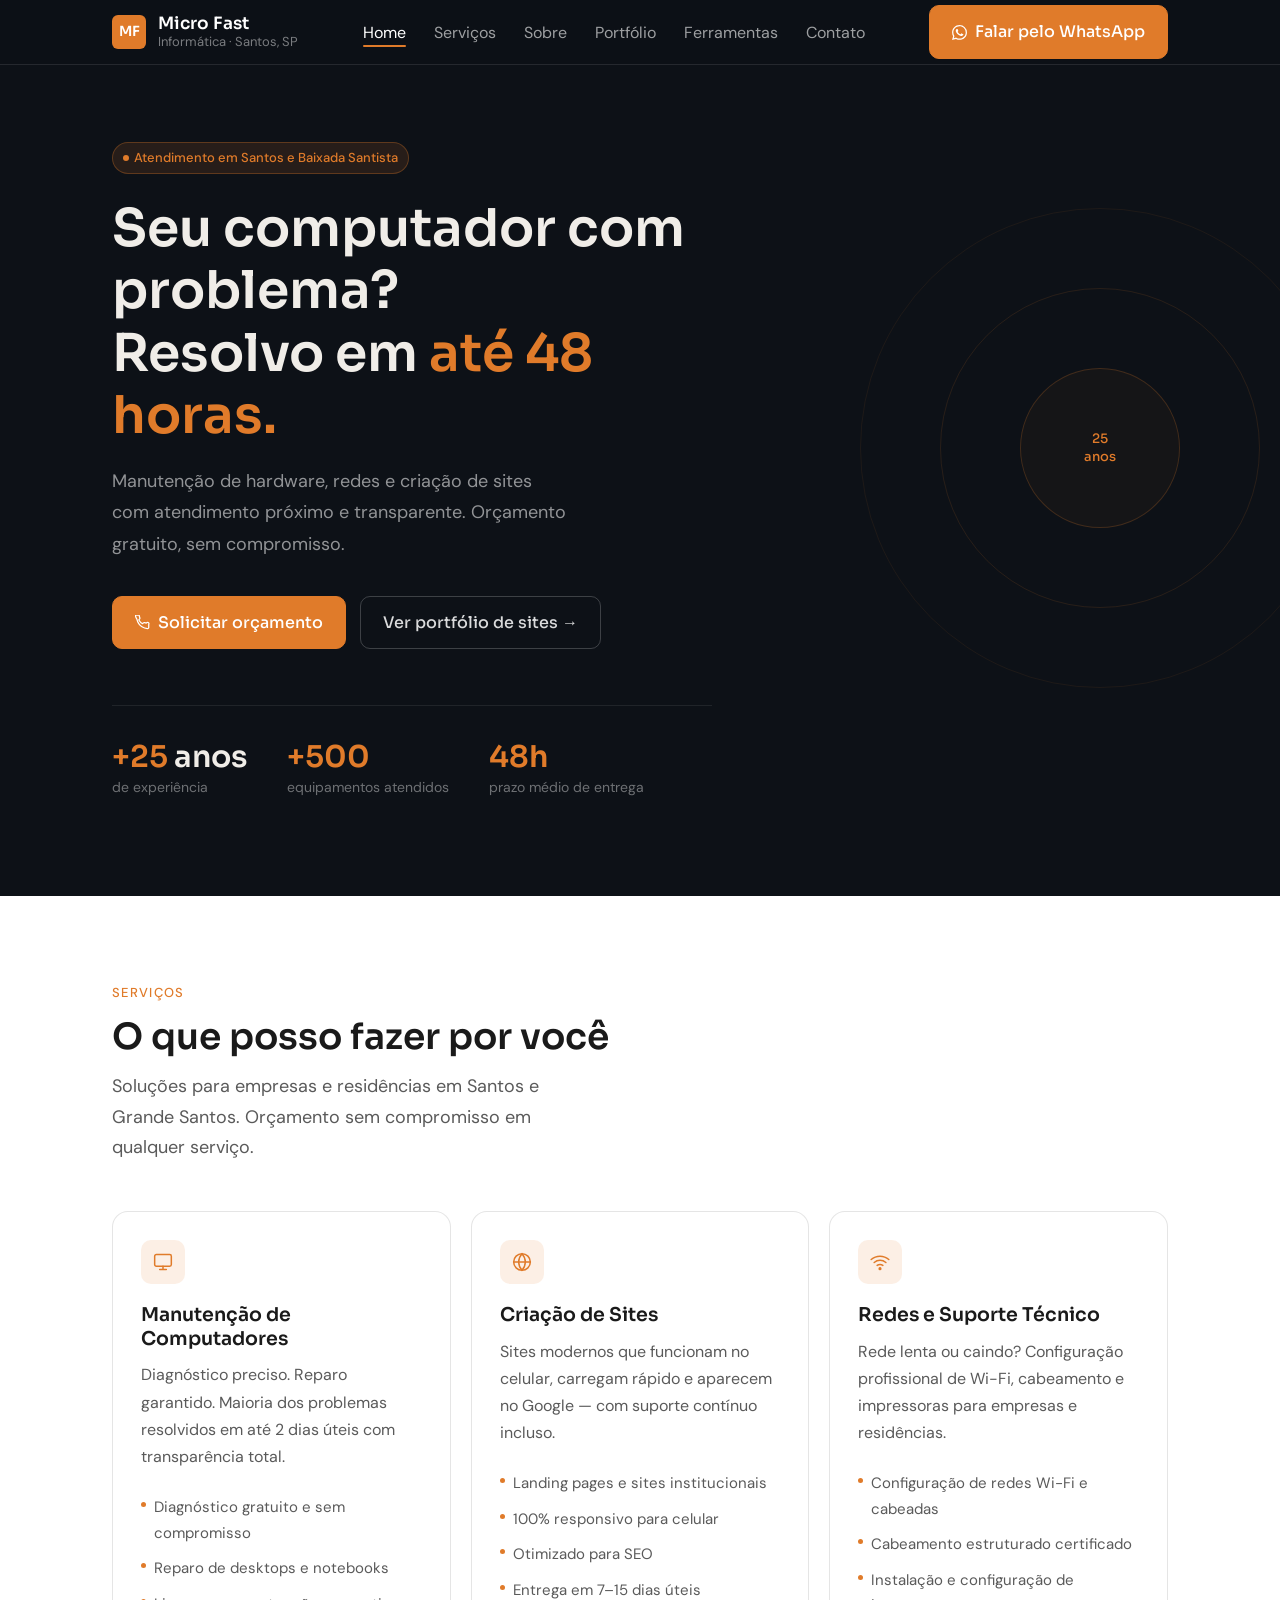
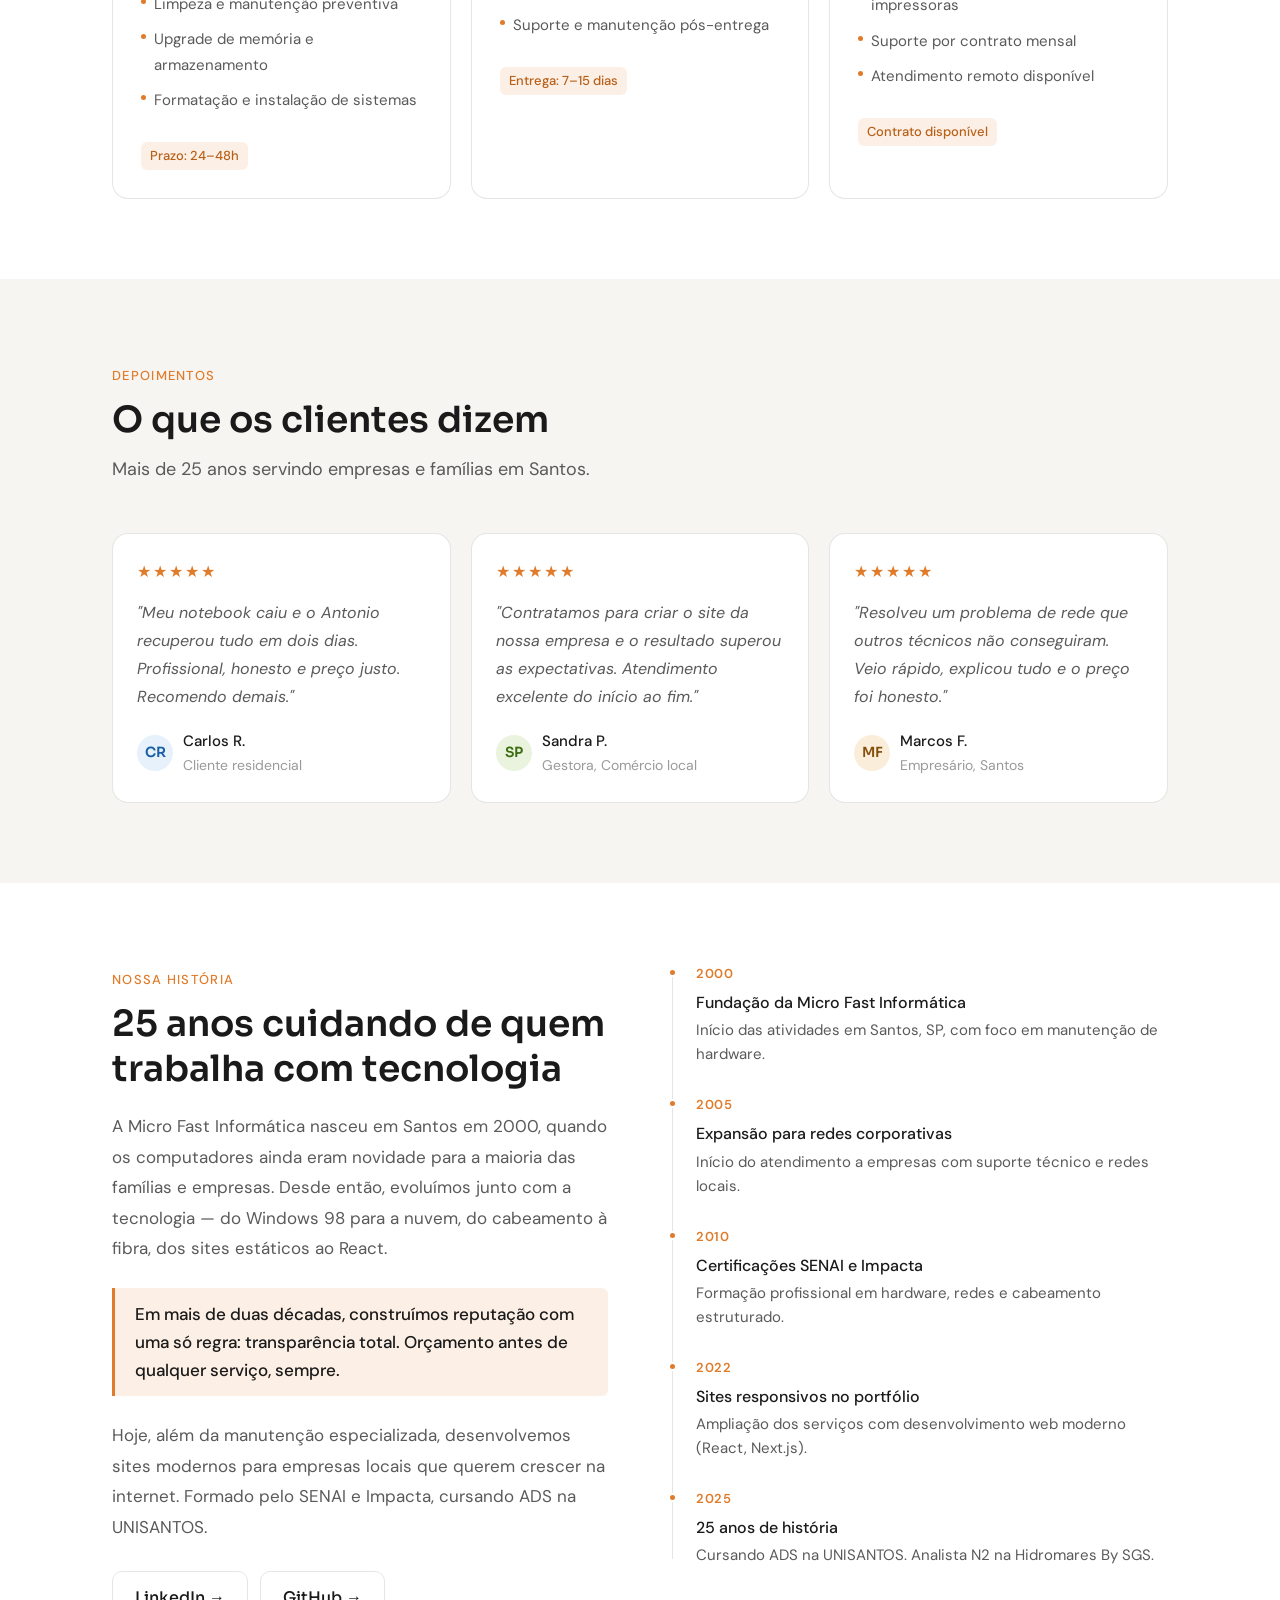
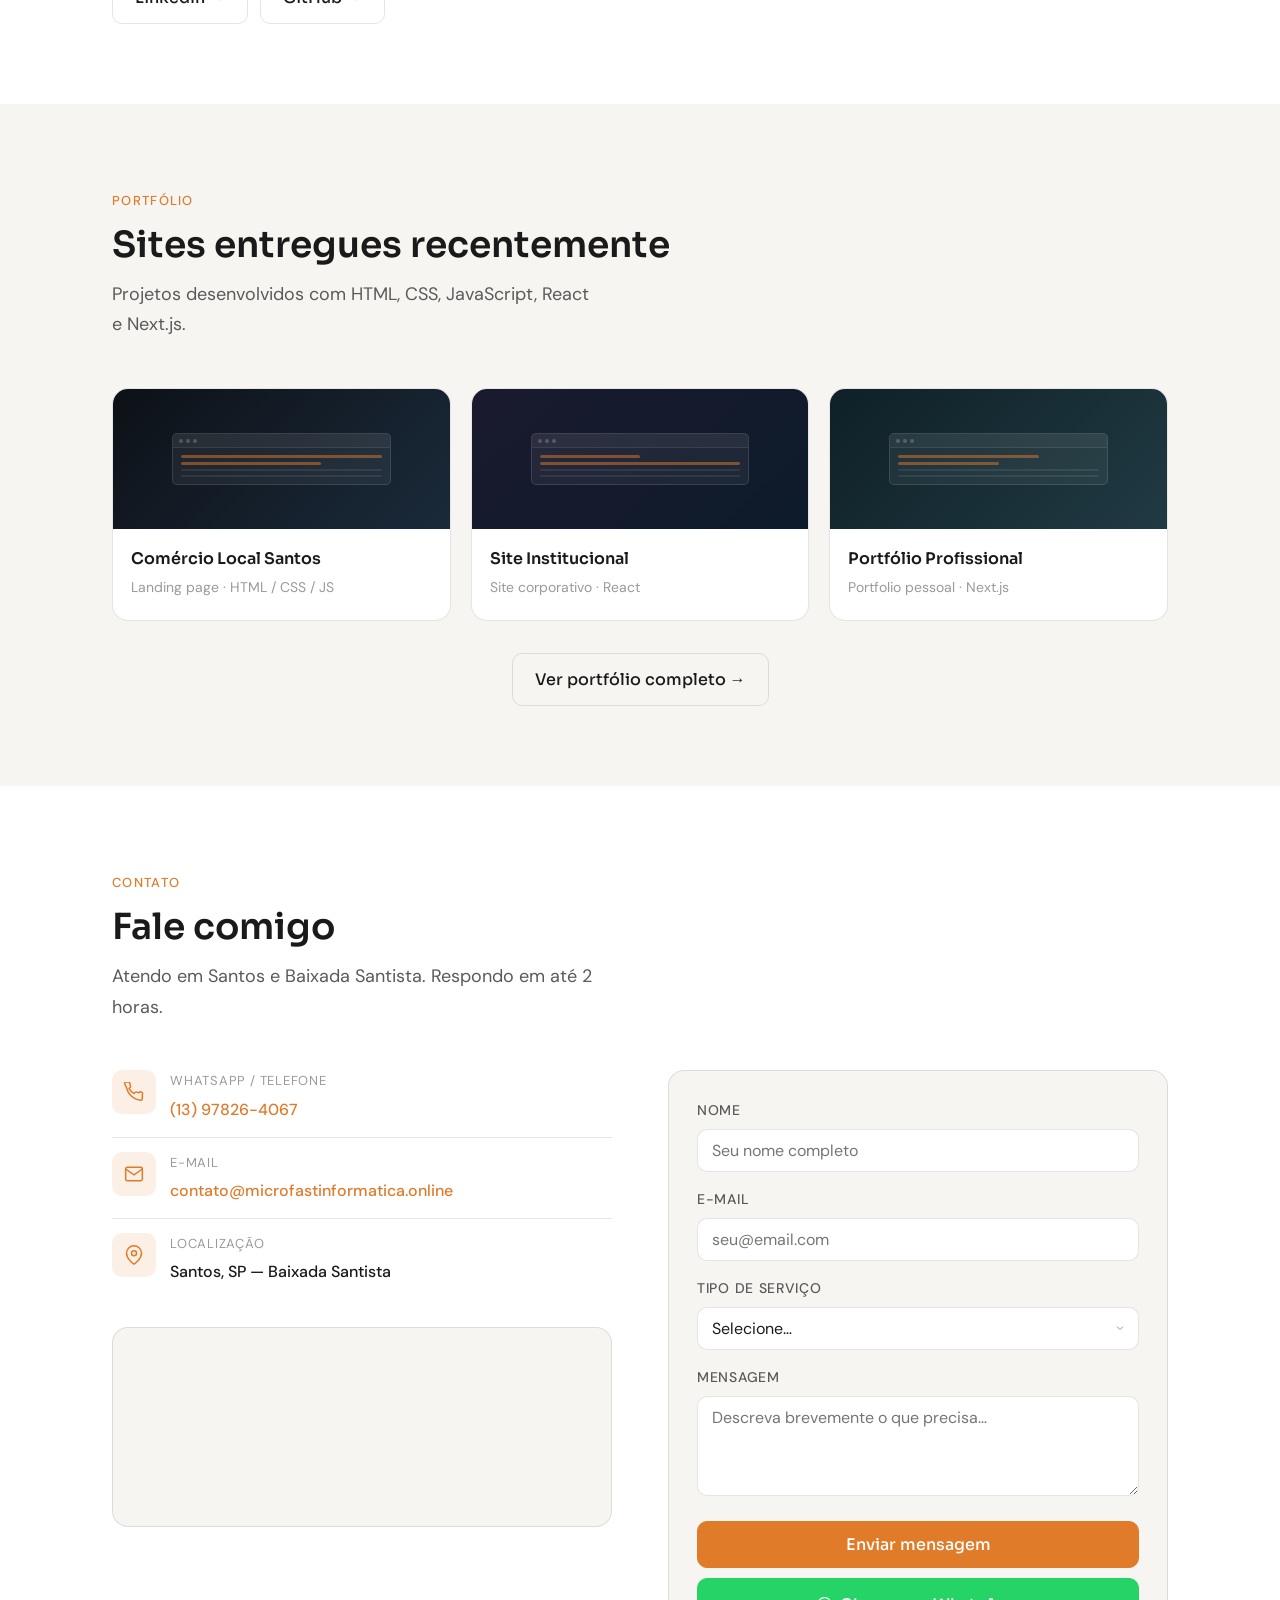
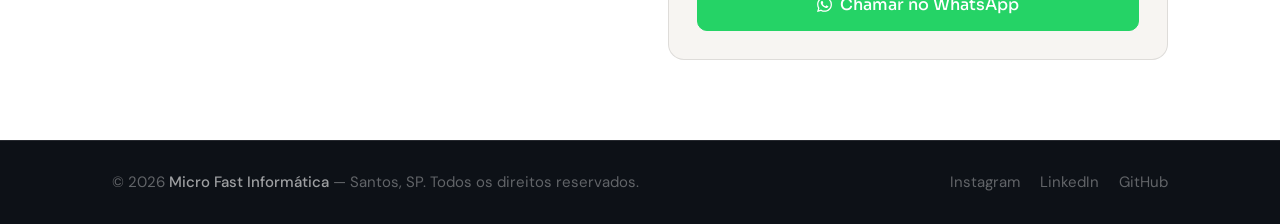
<file: deploy/index.html>
<!DOCTYPE html>
<html lang="pt-BR">
<head>
  <meta charset="UTF-8" />
  <meta name="viewport" content="width=device-width, initial-scale=1.0" />

  <!-- SEO básico -->
  <title>Micro Fast Informática — Manutenção de Computadores e Criação de Sites em Santos, SP</title>
  <meta name="description" content="25 anos de experiência em manutenção de computadores, redes e criação de sites em Santos, SP. Orçamento grátis. Atendimento em até 48h." />
  <meta name="keywords"    content="manutenção computador Santos, técnico informática Santos, criação de sites Santos SP, redes corporativas Baixada Santista" />
  <meta name="author"      content="Antonio Rodrigo — Micro Fast Informática" />
  <link rel="canonical"    href="https://microfastinformatica.online/" />

  <!-- Open Graph / redes sociais -->
  <meta property="og:type"        content="website" />
  <meta property="og:url"         content="https://microfastinformatica.online/" />
  <meta property="og:title"       content="Micro Fast Informática — Santos, SP" />
  <meta property="og:description" content="25 anos cuidando de quem trabalha com tecnologia. Manutenção, redes e sites em Santos." />
  <meta property="og:image"       content="https://microfastinformatica.online/assets/images/og-image.jpg" />
  <meta name="twitter:card"       content="summary_large_image" />

  <!-- Favicon (substituir pelo real) -->
  <link rel="icon" href="assets/images/logo.png" type="image/png" />

  <!-- Fonte: Sora (títulos) + DM Sans (corpo) -->
  <link rel="preconnect" href="https://fonts.googleapis.com" />
  <link rel="preconnect" href="https://fonts.gstatic.com" crossorigin />
  <link
    href="https://fonts.googleapis.com/css2?family=Sora:wght@400;500;600&family=DM+Sans:ital,wght@0,400;0,500;1,400&display=swap"
    rel="stylesheet"
  />

  <!-- Estilos -->
  <link rel="stylesheet" href="assets/css/style.css" />
</head>

<body>

  <!-- ======================================================================
       NAVEGAÇÃO
       ====================================================================== -->
  <header>
    <nav class="nav" role="navigation" aria-label="Menu principal">
      <div class="container nav__inner">

        <!-- Logo -->
        <a href="#home" class="nav__logo" aria-label="Ir para o início">
          <div class="nav__logo-icon" aria-hidden="true">MF</div>
          <div class="nav__logo-text">
            <div class="nav__logo-name">Micro Fast</div>
            <div class="nav__logo-location">Informática · Santos, SP</div>
          </div>
        </a>

        <!-- Links desktop -->
        <ul class="nav__links" role="list">
          <li><a href="#home"         class="nav__link active">Home</a></li>
          <li><a href="#services"     class="nav__link">Serviços</a></li>
          <li><a href="#about"        class="nav__link">Sobre</a></li>
          <li><a href="portfolio.html" class="nav__link">Portfólio</a></li>
          <li><a href="ferramentas.html" class="nav__link">Ferramentas</a></li>
          <li><a href="#contact"      class="nav__link">Contato</a></li>
        </ul>

        <!-- CTA desktop -->
        <a
          href="https://api.whatsapp.com/send?phone=5513978264067&text=Ol%C3%A1%20Antonio,%20gostaria%20de%20um%20or%C3%A7amento."
          class="btn btn--primary nav__cta"
          target="_blank"
          rel="noopener"
          aria-label="Solicitar orçamento pelo WhatsApp"
        >
          <!-- Ícone WhatsApp -->
          <svg width="15" height="15" viewBox="0 0 24 24" fill="currentColor" aria-hidden="true">
            <path d="M17.472 14.382c-.297-.149-1.758-.867-2.03-.967-.273-.099-.471-.148-.67.15-.197.297-.767.966-.94 1.164-.173.199-.347.223-.644.075-.297-.15-1.255-.463-2.39-1.475-.883-.788-1.48-1.761-1.653-2.059-.173-.297-.018-.458.13-.606.134-.133.298-.347.446-.52.149-.174.198-.298.298-.497.099-.198.05-.371-.025-.52-.075-.149-.669-1.612-.916-2.207-.242-.579-.487-.5-.669-.51-.173-.008-.371-.01-.57-.01-.198 0-.52.074-.792.372-.272.297-1.04 1.016-1.04 2.479 0 1.462 1.065 2.875 1.213 3.074.149.198 2.096 3.2 5.077 4.487.709.306 1.262.489 1.694.625.712.227 1.36.195 1.871.118.571-.085 1.758-.719 2.006-1.413.248-.694.248-1.289.173-1.413-.074-.124-.272-.198-.57-.347m-5.421 7.403h-.004a9.87 9.87 0 01-5.031-1.378l-.361-.214-3.741.982.998-3.648-.235-.374a9.86 9.86 0 01-1.51-5.26c.001-5.45 4.436-9.884 9.888-9.884 2.64 0 5.122 1.03 6.988 2.898a9.825 9.825 0 012.893 6.994c-.003 5.45-4.437 9.884-9.885 9.884m8.413-18.297A11.815 11.815 0 0012.05 0C5.495 0 .16 5.335.157 11.892c0 2.096.547 4.142 1.588 5.945L.057 24l6.305-1.654a11.882 11.882 0 005.683 1.448h.005c6.554 0 11.89-5.335 11.893-11.893a11.821 11.821 0 00-3.48-8.413z"/>
          </svg>
          Falar pelo WhatsApp
        </a>

        <!-- Hamburguer mobile -->
        <button
          class="nav__toggle"
          aria-controls="nav-drawer"
          aria-expanded="false"
          aria-label="Abrir menu"
        >
          <span></span>
          <span></span>
          <span></span>
        </button>

      </div><!-- /.container -->

      <!-- Drawer mobile -->
      <nav
        class="nav__drawer"
        id="nav-drawer"
        aria-label="Menu mobile"
      >
        <a href="#home"         class="nav__drawer-link">Home</a>
        <a href="#services"     class="nav__drawer-link">Serviços</a>
        <a href="#about"        class="nav__drawer-link">Sobre</a>
        <a href="portfolio.html" class="nav__drawer-link">Portfólio</a>
        <a href="ferramentas.html" class="nav__drawer-link">Ferramentas</a>
        <a href="#contact"      class="nav__drawer-link">Contato</a>
        <a
          href="https://api.whatsapp.com/send?phone=5513978264067"
          class="btn btn--primary nav__drawer-cta"
          target="_blank"
          rel="noopener"
        >
          Falar pelo WhatsApp
        </a>
      </nav>

    </nav>
  </header>


  <main>

    <!-- ====================================================================
         HERO
         ==================================================================== -->
    <section class="hero" id="home" aria-label="Apresentação">

      <!-- Decoração de fundo -->
      <div class="hero__bg-ring hero__bg-ring--1" aria-hidden="true"></div>
      <div class="hero__bg-ring hero__bg-ring--2" aria-hidden="true"></div>
      <div class="hero__bg-ring hero__bg-ring--3" aria-hidden="true">
        <span class="hero__bg-ring-label">25<br>anos</span>
      </div>

      <div class="container">
        <div class="hero__content">

          <div class="hero__badge">
            <span class="badge badge--accent badge--dot">Atendimento em Santos e Baixada Santista</span>
          </div>

          <h1 class="hero__title">
            Seu computador com problema?<br>
            Resolvo em <em>até 48 horas.</em>
          </h1>

          <p class="hero__description">
            Manutenção de hardware, redes e criação de sites com atendimento
            próximo e transparente. Orçamento gratuito, sem compromisso.
          </p>

          <div class="hero__actions">
            <a
              href="https://api.whatsapp.com/send?phone=5513978264067&text=Ol%C3%A1%20Antonio,%20gostaria%20de%20um%20or%C3%A7amento."
              class="btn btn--primary"
              target="_blank"
              rel="noopener"
            >
              <!-- Ícone telefone -->
              <svg width="15" height="15" viewBox="0 0 24 24" fill="none" stroke="currentColor" stroke-width="2" stroke-linecap="round" stroke-linejoin="round" aria-hidden="true">
                <path d="M22 16.92v3a2 2 0 01-2.18 2 19.79 19.79 0 01-8.63-3.07A19.5 19.5 0 013.09 6.81a19.79 19.79 0 01-3.07-8.67A2 2 0 012 0h3a2 2 0 012 1.72c.127.96.361 1.903.7 2.81a2 2 0 01-.45 2.11L6.09 7.91a16 16 0 006 6l1.27-1.27a2 2 0 012.11-.45c.907.339 1.85.573 2.81.7A2 2 0 0122 14.92z"/>
              </svg>
              Solicitar orçamento
            </a>
            <a href="portfolio.html" class="btn btn--outline-dark">
              Ver portfólio de sites →
            </a>
          </div>

          <!-- Estatísticas -->
          <div class="hero__stats" aria-label="Números da empresa">
            <div class="hero-stat">
              <div class="hero-stat__number"><em>+25</em> anos</div>
              <div class="hero-stat__label">de experiência</div>
            </div>
            <div class="hero-stat">
              <div class="hero-stat__number"><em>+500</em></div>
              <div class="hero-stat__label">equipamentos atendidos</div>
            </div>
            <div class="hero-stat">
              <div class="hero-stat__number"><em>48h</em></div>
              <div class="hero-stat__label">prazo médio de entrega</div>
            </div>
          </div>

        </div><!-- /.hero__content -->
      </div><!-- /.container -->
    </section>


    <!-- ====================================================================
         SERVIÇOS
         ==================================================================== -->
    <section class="section" id="services" aria-labelledby="services-title">
      <div class="container">

        <div class="section-header animate-on-scroll">
          <span class="section-label">Serviços</span>
          <h2 class="section-header__title" id="services-title">O que posso fazer por você</h2>
          <p class="section-header__sub">
            Soluções para empresas e residências em Santos e Grande Santos.
            Orçamento sem compromisso em qualquer serviço.
          </p>
        </div>

        <div class="services__grid">

          <!-- Card 1: Manutenção -->
          <article class="card service-card animate-on-scroll">
            <div class="service-card__icon">
              <div class="feature-icon">
                <svg viewBox="0 0 24 24" aria-hidden="true">
                  <rect x="2" y="3" width="20" height="14" rx="2"/>
                  <path d="M8 21h8M12 17v4"/>
                </svg>
              </div>
            </div>
            <h3 class="service-card__title">Manutenção de Computadores</h3>
            <p class="service-card__desc">
              Diagnóstico preciso. Reparo garantido. Maioria dos problemas
              resolvidos em até 2 dias úteis com transparência total.
            </p>
            <ul class="service-card__list">
              <li>Diagnóstico gratuito e sem compromisso</li>
              <li>Reparo de desktops e notebooks</li>
              <li>Limpeza e manutenção preventiva</li>
              <li>Upgrade de memória e armazenamento</li>
              <li>Formatação e instalação de sistemas</li>
            </ul>
            <span class="service-card__tag">Prazo: 24–48h</span>
          </article>

          <!-- Card 2: Sites -->
          <article class="card service-card animate-on-scroll">
            <div class="service-card__icon">
              <div class="feature-icon">
                <svg viewBox="0 0 24 24" aria-hidden="true">
                  <circle cx="12" cy="12" r="10"/>
                  <line x1="2" y1="12" x2="22" y2="12"/>
                  <path d="M12 2a15.3 15.3 0 014 10 15.3 15.3 0 01-4 10 15.3 15.3 0 01-4-10 15.3 15.3 0 014-10z"/>
                </svg>
              </div>
            </div>
            <h3 class="service-card__title">Criação de Sites</h3>
            <p class="service-card__desc">
              Sites modernos que funcionam no celular, carregam rápido
              e aparecem no Google — com suporte contínuo incluso.
            </p>
            <ul class="service-card__list">
              <li>Landing pages e sites institucionais</li>
              <li>100% responsivo para celular</li>
              <li>Otimizado para SEO</li>
              <li>Entrega em 7–15 dias úteis</li>
              <li>Suporte e manutenção pós-entrega</li>
            </ul>
            <span class="service-card__tag">Entrega: 7–15 dias</span>
          </article>

          <!-- Card 3: Redes -->
          <article class="card service-card animate-on-scroll">
            <div class="service-card__icon">
              <div class="feature-icon">
                <svg viewBox="0 0 24 24" aria-hidden="true">
                  <path d="M5 12.55a11 11 0 0114.08 0"/>
                  <path d="M1.42 9a16 16 0 0121.16 0"/>
                  <path d="M8.53 16.11a6 6 0 016.95 0"/>
                  <circle cx="12" cy="20" r="1" fill="currentColor"/>
                </svg>
              </div>
            </div>
            <h3 class="service-card__title">Redes e Suporte Técnico</h3>
            <p class="service-card__desc">
              Rede lenta ou caindo? Configuração profissional de Wi-Fi,
              cabeamento e impressoras para empresas e residências.
            </p>
            <ul class="service-card__list">
              <li>Configuração de redes Wi-Fi e cabeadas</li>
              <li>Cabeamento estruturado certificado</li>
              <li>Instalação e configuração de impressoras</li>
              <li>Suporte por contrato mensal</li>
              <li>Atendimento remoto disponível</li>
            </ul>
            <span class="service-card__tag">Contrato disponível</span>
          </article>

        </div><!-- /.services__grid -->

      </div><!-- /.container -->
    </section>


    <!-- ====================================================================
         DEPOIMENTOS
         ==================================================================== -->
    <section class="section section--alt" id="testimonials" aria-labelledby="testimonials-title">
      <div class="container">

        <div class="section-header animate-on-scroll">
          <span class="section-label">Depoimentos</span>
          <h2 class="section-header__title" id="testimonials-title">O que os clientes dizem</h2>
          <p class="section-header__sub">
            Mais de 25 anos servindo empresas e famílias em Santos.
          </p>
        </div>

        <div class="testimonials__grid">

          <!-- Depoimento 1 -->
          <article class="card testimonial-card animate-on-scroll">
            <div class="testimonial-card__stars" aria-label="5 estrelas">★★★★★</div>
            <blockquote class="testimonial-card__text">
              "Meu notebook caiu e o Antonio recuperou tudo em dois dias.
              Profissional, honesto e preço justo. Recomendo demais."
            </blockquote>
            <footer class="testimonial-card__author">
              <div class="testimonial-card__avatar avatar--blue" aria-hidden="true">CR</div>
              <div>
                <div class="testimonial-card__name">Carlos R.</div>
                <div class="testimonial-card__role">Cliente residencial</div>
              </div>
            </footer>
          </article>

          <!-- Depoimento 2 -->
          <article class="card testimonial-card animate-on-scroll">
            <div class="testimonial-card__stars" aria-label="5 estrelas">★★★★★</div>
            <blockquote class="testimonial-card__text">
              "Contratamos para criar o site da nossa empresa e o resultado
              superou as expectativas. Atendimento excelente do início ao fim."
            </blockquote>
            <footer class="testimonial-card__author">
              <div class="testimonial-card__avatar avatar--green" aria-hidden="true">SP</div>
              <div>
                <div class="testimonial-card__name">Sandra P.</div>
                <div class="testimonial-card__role">Gestora, Comércio local</div>
              </div>
            </footer>
          </article>

          <!-- Depoimento 3 -->
          <article class="card testimonial-card animate-on-scroll">
            <div class="testimonial-card__stars" aria-label="5 estrelas">★★★★★</div>
            <blockquote class="testimonial-card__text">
              "Resolveu um problema de rede que outros técnicos não conseguiram.
              Veio rápido, explicou tudo e o preço foi honesto."
            </blockquote>
            <footer class="testimonial-card__author">
              <div class="testimonial-card__avatar avatar--amber" aria-hidden="true">MF</div>
              <div>
                <div class="testimonial-card__name">Marcos F.</div>
                <div class="testimonial-card__role">Empresário, Santos</div>
              </div>
            </footer>
          </article>

        </div><!-- /.testimonials__grid -->

      </div><!-- /.container -->
    </section>


    <!-- ====================================================================
         SOBRE
         ==================================================================== -->
    <section class="section" id="about" aria-labelledby="about-title">
      <div class="container">

        <div class="about__grid">

          <!-- Texto -->
          <div class="about__text animate-on-scroll">
            <span class="section-label">Nossa história</span>
            <h2 class="section-header__title" id="about-title" style="margin-bottom: 20px;">
              25 anos cuidando de quem trabalha com tecnologia
            </h2>
            <p>
              A Micro Fast Informática nasceu em Santos em 2000, quando os
              computadores ainda eram novidade para a maioria das famílias e
              empresas. Desde então, evoluímos junto com a tecnologia — do
              Windows 98 para a nuvem, do cabeamento à fibra, dos sites estáticos
              ao React.
            </p>
            <div class="about__highlight">
              Em mais de duas décadas, construímos reputação com uma só regra:
              transparência total. Orçamento antes de qualquer serviço, sempre.
            </div>
            <p>
              Hoje, além da manutenção especializada, desenvolvemos sites
              modernos para empresas locais que querem crescer na internet.
              Formado pelo SENAI e Impacta, cursando ADS na UNISANTOS.
            </p>
            <div class="about__actions">
              <a href="https://www.linkedin.com/in/antonio-rodrigo-gomes-de-oliveira-55240134a/" class="btn btn--outline" target="_blank" rel="noopener">
                LinkedIn →
              </a>
              <a href="https://github.com/arsgoliveira" class="btn btn--outline" target="_blank" rel="noopener">
                GitHub →
              </a>
            </div>
          </div>

          <!-- Timeline -->
          <div class="animate-on-scroll">
            <div class="timeline" role="list" aria-label="Linha do tempo">

              <div class="timeline__item" role="listitem">
                <div class="timeline__year">2000</div>
                <div class="timeline__title">Fundação da Micro Fast Informática</div>
                <div class="timeline__desc">Início das atividades em Santos, SP, com foco em manutenção de hardware.</div>
              </div>

              <div class="timeline__item" role="listitem">
                <div class="timeline__year">2005</div>
                <div class="timeline__title">Expansão para redes corporativas</div>
                <div class="timeline__desc">Início do atendimento a empresas com suporte técnico e redes locais.</div>
              </div>

              <div class="timeline__item" role="listitem">
                <div class="timeline__year">2010</div>
                <div class="timeline__title">Certificações SENAI e Impacta</div>
                <div class="timeline__desc">Formação profissional em hardware, redes e cabeamento estruturado.</div>
              </div>

              <div class="timeline__item" role="listitem">
                <div class="timeline__year">2022</div>
                <div class="timeline__title">Sites responsivos no portfólio</div>
                <div class="timeline__desc">Ampliação dos serviços com desenvolvimento web moderno (React, Next.js).</div>
              </div>

              <div class="timeline__item" role="listitem">
                <div class="timeline__year">2025</div>
                <div class="timeline__title">25 anos de história</div>
                <div class="timeline__desc">Cursando ADS na UNISANTOS. Analista N2 na Hidromares By SGS.</div>
              </div>

            </div><!-- /.timeline -->
          </div>

        </div><!-- /.about__grid -->

      </div><!-- /.container -->
    </section>


    <!-- ====================================================================
         PORTFÓLIO (preview)
         ==================================================================== -->
    <section class="section section--alt" id="portfolio" aria-labelledby="portfolio-title">
      <div class="container">

        <div class="section-header animate-on-scroll">
          <span class="section-label">Portfólio</span>
          <h2 class="section-header__title" id="portfolio-title">Sites entregues recentemente</h2>
          <p class="section-header__sub">
            Projetos desenvolvidos com HTML, CSS, JavaScript, React e Next.js.
          </p>
        </div>

        <div class="portfolio-preview__grid">

          <!-- Projeto 1 -->
          <article class="card portfolio-preview__card animate-on-scroll">
            <div class="portfolio-preview__thumb portfolio-preview__thumb--dark">
              <!-- Substitua por um screenshot real: <img src="assets/images/projeto-1.jpg" alt="..."> -->
              <div class="portfolio-preview__browser">
                <div class="portfolio-preview__browser-bar">
                  <span class="portfolio-preview__browser-dot"></span>
                  <span class="portfolio-preview__browser-dot"></span>
                  <span class="portfolio-preview__browser-dot"></span>
                </div>
                <div class="portfolio-preview__browser-body">
                  <div class="portfolio-preview__browser-line"></div>
                  <div class="portfolio-preview__browser-line portfolio-preview__browser-line--short"></div>
                  <div class="portfolio-preview__browser-filler"></div>
                  <div class="portfolio-preview__browser-filler"></div>
                </div>
              </div>
            </div>
            <div class="portfolio-preview__info">
              <div class="portfolio-preview__name">Comércio Local Santos</div>
              <div class="portfolio-preview__type">Landing page · HTML / CSS / JS</div>
            </div>
          </article>

          <!-- Projeto 2 -->
          <article class="card portfolio-preview__card animate-on-scroll">
            <div class="portfolio-preview__thumb portfolio-preview__thumb--purple">
              <div class="portfolio-preview__browser">
                <div class="portfolio-preview__browser-bar">
                  <span class="portfolio-preview__browser-dot"></span>
                  <span class="portfolio-preview__browser-dot"></span>
                  <span class="portfolio-preview__browser-dot"></span>
                </div>
                <div class="portfolio-preview__browser-body">
                  <div class="portfolio-preview__browser-line portfolio-preview__browser-line--shorter"></div>
                  <div class="portfolio-preview__browser-line"></div>
                  <div class="portfolio-preview__browser-filler"></div>
                  <div class="portfolio-preview__browser-filler"></div>
                </div>
              </div>
            </div>
            <div class="portfolio-preview__info">
              <div class="portfolio-preview__name">Site Institucional</div>
              <div class="portfolio-preview__type">Site corporativo · React</div>
            </div>
          </article>

          <!-- Projeto 3 -->
          <article class="card portfolio-preview__card animate-on-scroll">
            <div class="portfolio-preview__thumb portfolio-preview__thumb--teal">
              <div class="portfolio-preview__browser">
                <div class="portfolio-preview__browser-bar">
                  <span class="portfolio-preview__browser-dot"></span>
                  <span class="portfolio-preview__browser-dot"></span>
                  <span class="portfolio-preview__browser-dot"></span>
                </div>
                <div class="portfolio-preview__browser-body">
                  <div class="portfolio-preview__browser-line portfolio-preview__browser-line--short"></div>
                  <div class="portfolio-preview__browser-line portfolio-preview__browser-line--shorter"></div>
                  <div class="portfolio-preview__browser-filler"></div>
                  <div class="portfolio-preview__browser-filler"></div>
                </div>
              </div>
            </div>
            <div class="portfolio-preview__info">
              <div class="portfolio-preview__name">Portfólio Profissional</div>
              <div class="portfolio-preview__type">Portfolio pessoal · Next.js</div>
            </div>
          </article>

        </div><!-- /.portfolio-preview__grid -->

        <div class="portfolio-preview__cta animate-on-scroll">
          <a href="portfolio.html" class="btn btn--outline">
            Ver portfólio completo →
          </a>
        </div>

      </div><!-- /.container -->
    </section>


    <!-- ====================================================================
         CONTATO
         ==================================================================== -->
    <section class="section" id="contact" aria-labelledby="contact-title">
      <div class="container">

        <div class="section-header animate-on-scroll">
          <span class="section-label">Contato</span>
          <h2 class="section-header__title" id="contact-title">Fale comigo</h2>
          <p class="section-header__sub">
            Atendo em Santos e Baixada Santista. Respondo em até 2 horas.
          </p>
        </div>

        <div class="contact__grid">

          <!-- Info + Mapa -->
          <div class="animate-on-scroll">
            <div class="contact__info-list">

              <div class="contact__info-item">
                <div class="feature-icon">
                  <svg viewBox="0 0 24 24" aria-hidden="true">
                    <path d="M22 16.92v3a2 2 0 01-2.18 2 19.79 19.79 0 01-8.63-3.07A19.5 19.5 0 013.09 6.81a19.79 19.79 0 01-3.07-8.67A2 2 0 012 0h3a2 2 0 012 1.72c.127.96.361 1.903.7 2.81a2 2 0 01-.45 2.11L6.09 7.91a16 16 0 006 6l1.27-1.27a2 2 0 012.11-.45c.907.339 1.85.573 2.81.7A2 2 0 0122 14.92z"/>
                  </svg>
                </div>
                <div>
                  <div class="contact__info-label">WhatsApp / Telefone</div>
                  <div class="contact__info-value">
                    <a href="https://wa.me/5513978264067" target="_blank" rel="noopener">
                      (13) 97826-4067
                    </a>
                  </div>
                </div>
              </div>

              <div class="contact__info-item">
                <div class="feature-icon">
                  <svg viewBox="0 0 24 24" aria-hidden="true">
                    <path d="M4 4h16c1.1 0 2 .9 2 2v12c0 1.1-.9 2-2 2H4c-1.1 0-2-.9-2-2V6c0-1.1.9-2 2-2z"/>
                    <polyline points="22,6 12,13 2,6"/>
                  </svg>
                </div>
                <div>
                  <div class="contact__info-label">E-mail</div>
                  <div class="contact__info-value">
                    <a href="mailto:contato@microfastinformatica.online">
                      contato@microfastinformatica.online
                    </a>
                  </div>
                </div>
              </div>

              <div class="contact__info-item">
                <div class="feature-icon">
                  <svg viewBox="0 0 24 24" aria-hidden="true">
                    <path d="M21 10c0 7-9 13-9 13s-9-6-9-13a9 9 0 0118 0z"/>
                    <circle cx="12" cy="10" r="3"/>
                  </svg>
                </div>
                <div>
                  <div class="contact__info-label">Localização</div>
                  <div class="contact__info-value">Santos, SP — Baixada Santista</div>
                </div>
              </div>

            </div><!-- /.contact__info-list -->

            <!-- Mapa do Google -->
            <!-- INSTRUÇÃO: Substituir o src pelo embed real do Google Maps:
                 1. Acesse maps.google.com
                 2. Pesquise "Santos, SP"
                 3. Clique em Compartilhar > Incorporar mapa
                 4. Copie o src do <iframe> e cole abaixo -->
            <div class="contact__map" aria-label="Mapa de localização">
              <iframe
                src="https://maps.google.com/maps?q=Santos,+SP,+Brasil&z=13&output=embed"
                title="Localização da Micro Fast Informática em Santos, SP"
                loading="lazy"
                allowfullscreen
              ></iframe>
            </div>

          </div><!-- /coluna info -->

          <!-- Formulário -->
          <div class="animate-on-scroll">

            <!-- INSTRUÇÃO: Troque o action pelo endpoint do Formspree ou Web3Forms:
                 Formspree: https://formspree.io/f/SEU_ID
                 Web3Forms: https://api.web3forms.com/submit (adicionar hidden input access_key) -->
            <form
              class="contact__form"
              id="contact-form"
              action="https://formspree.io/f/SEU_ID_AQUI"
              method="POST"
              novalidate
              aria-label="Formulário de contato"
            >

              <!-- Honeypot anti-spam (campo oculto; bots preenchem, humanos não) -->
              <input type="text" name="_honeypot" style="display:none" tabindex="-1" autocomplete="off" />

              <div class="form-group">
                <label for="name">Nome</label>
                <input
                  type="text"
                  id="name"
                  name="name"
                  placeholder="Seu nome completo"
                  required
                  autocomplete="name"
                />
              </div>

              <div class="form-group">
                <label for="email">E-mail</label>
                <input
                  type="email"
                  id="email"
                  name="email"
                  placeholder="seu@email.com"
                  required
                  autocomplete="email"
                />
              </div>

              <div class="form-group">
                <label for="service">Tipo de serviço</label>
                <select id="service" name="service">
                  <option value="">Selecione…</option>
                  <option value="manutencao">Manutenção de computador</option>
                  <option value="site">Criação de site</option>
                  <option value="redes">Redes e suporte técnico</option>
                  <option value="outro">Outro</option>
                </select>
              </div>

              <div class="form-group">
                <label for="message">Mensagem</label>
                <textarea
                  id="message"
                  name="message"
                  placeholder="Descreva brevemente o que precisa…"
                  required
                ></textarea>
              </div>

              <div class="form__submit-row">
                <button type="submit" class="btn btn--primary btn--submit">
                  Enviar mensagem
                </button>
                <a
                  href="https://wa.me/5513978264067?text=Ol%C3%A1%20Antonio,%20gostaria%20de%20saber%20mais%20sobre%20seus%20servi%C3%A7os."
                  class="btn btn--whatsapp"
                  target="_blank"
                  rel="noopener"
                >
                  <!-- Ícone WhatsApp -->
                  <svg width="15" height="15" viewBox="0 0 24 24" fill="currentColor" aria-hidden="true">
                    <path d="M17.472 14.382c-.297-.149-1.758-.867-2.03-.967-.273-.099-.471-.148-.67.15-.197.297-.767.966-.94 1.164-.173.199-.347.223-.644.075-.297-.15-1.255-.463-2.39-1.475-.883-.788-1.48-1.761-1.653-2.059-.173-.297-.018-.458.13-.606.134-.133.298-.347.446-.52.149-.174.198-.298.298-.497.099-.198.05-.371-.025-.52-.075-.149-.669-1.612-.916-2.207-.242-.579-.487-.5-.669-.51-.173-.008-.371-.01-.57-.01-.198 0-.52.074-.792.372-.272.297-1.04 1.016-1.04 2.479 0 1.462 1.065 2.875 1.213 3.074.149.198 2.096 3.2 5.077 4.487.709.306 1.262.489 1.694.625.712.227 1.36.195 1.871.118.571-.085 1.758-.719 2.006-1.413.248-.694.248-1.289.173-1.413-.074-.124-.272-.198-.57-.347m-5.421 7.403h-.004a9.87 9.87 0 01-5.031-1.378l-.361-.214-3.741.982.998-3.648-.235-.374a9.86 9.86 0 01-1.51-5.26c.001-5.45 4.436-9.884 9.888-9.884 2.64 0 5.122 1.03 6.988 2.898a9.825 9.825 0 012.893 6.994c-.003 5.45-4.437 9.884-9.885 9.884m8.413-18.297A11.815 11.815 0 0012.05 0C5.495 0 .16 5.335.157 11.892c0 2.096.547 4.142 1.588 5.945L.057 24l6.305-1.654a11.882 11.882 0 005.683 1.448h.005c6.554 0 11.89-5.335 11.893-11.893a11.821 11.821 0 00-3.48-8.413z"/>
                  </svg>
                  Chamar no WhatsApp
                </a>
              </div>

              <!-- Feedback de envio -->
              <div id="form-feedback" class="form__feedback" role="alert" aria-live="polite"></div>

            </form>

          </div><!-- /coluna formulário -->

        </div><!-- /.contact__grid -->

      </div><!-- /.container -->
    </section>

  </main>


  <!-- ======================================================================
       FOOTER
       ====================================================================== -->
  <footer class="footer" role="contentinfo">
    <div class="container footer__inner">

      <p class="footer__copy">
        © <span id="footer-year">2025</span>
        <strong>Micro Fast Informática</strong> —
        Santos, SP. Todos os direitos reservados.
      </p>

      <nav class="footer__links" aria-label="Links sociais">
        <a
          href="https://www.instagram.com/microfastinformatica/"
          class="footer__link"
          target="_blank"
          rel="noopener"
          aria-label="Instagram da Micro Fast"
        >Instagram</a>
        <a
          href="https://www.linkedin.com/in/antonio-rodrigo-gomes-de-oliveira-55240134a/"
          class="footer__link"
          target="_blank"
          rel="noopener"
          aria-label="LinkedIn do Antonio Rodrigo"
        >LinkedIn</a>
        <a
          href="https://github.com/arsgoliveira"
          class="footer__link"
          target="_blank"
          rel="noopener"
          aria-label="GitHub do Antonio Rodrigo"
        >GitHub</a>
      </nav>

    </div>
  </footer>

  <!-- JavaScript -->
  <script src="assets/js/main.js"></script>

  <!-- Atualiza o ano no footer automaticamente -->
  <script>
    document.getElementById('footer-year').textContent = new Date().getFullYear();
  </script>

</body>
</html>
</file>
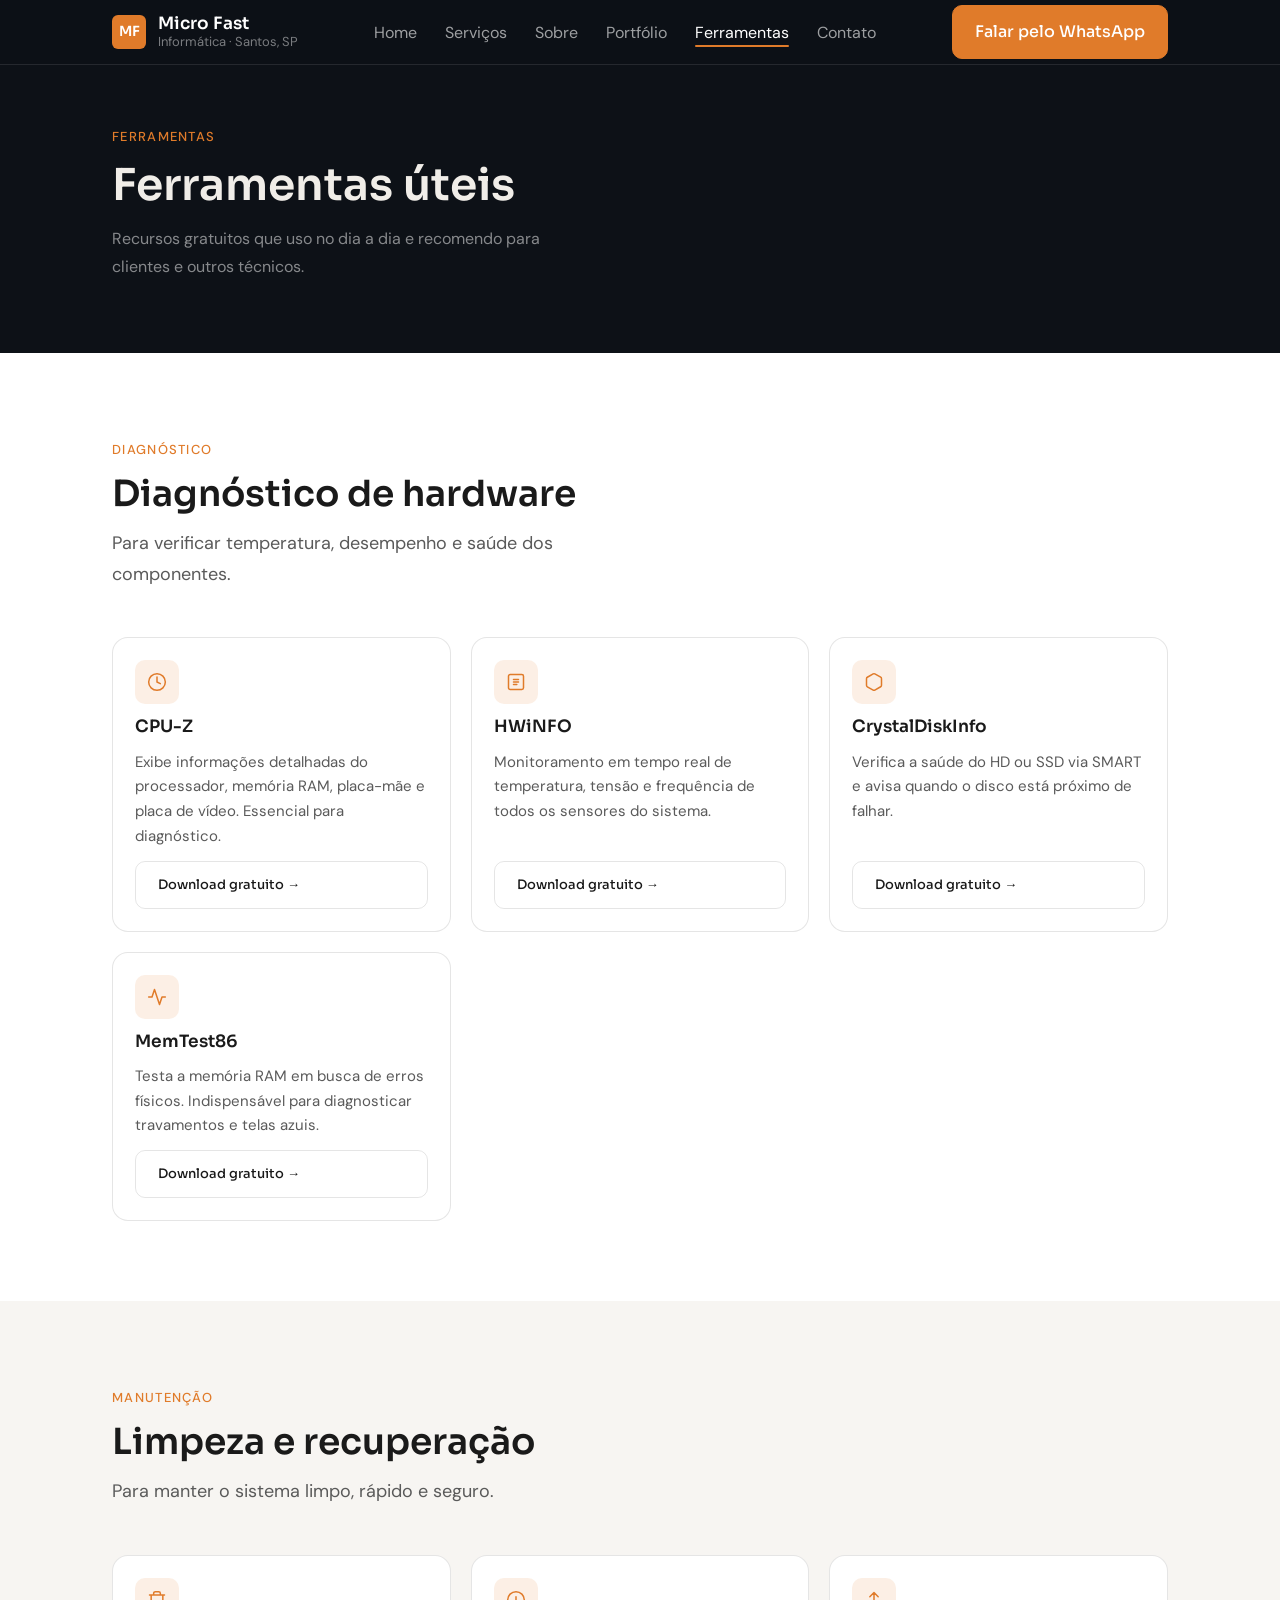
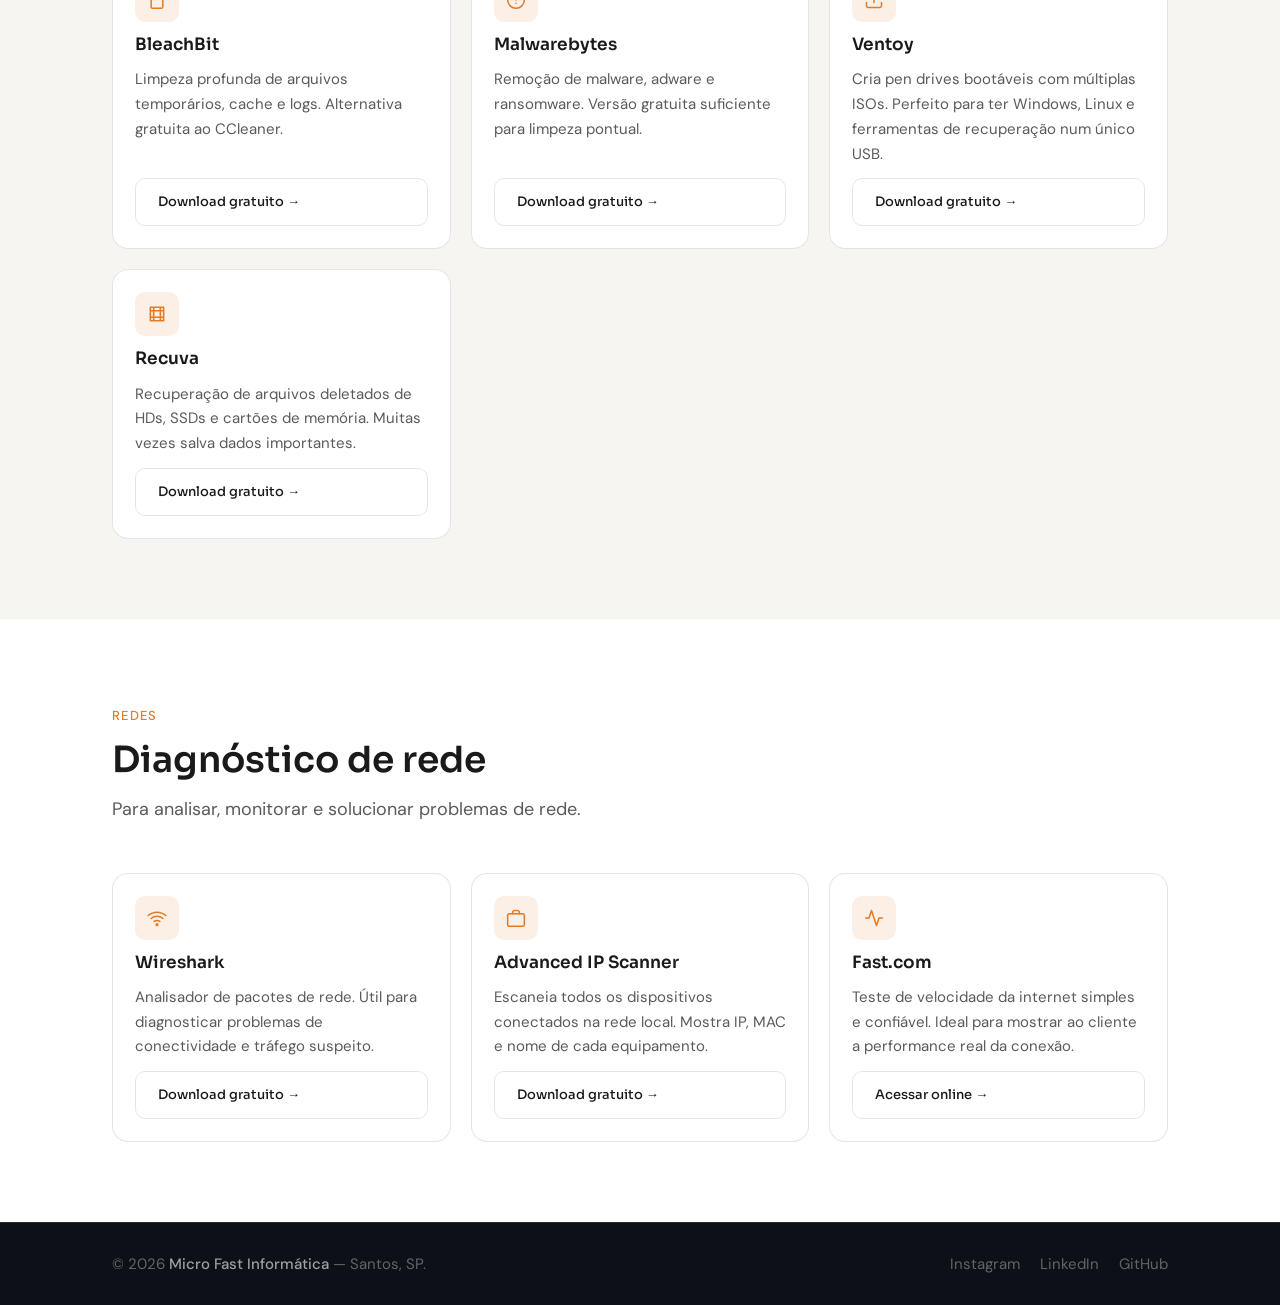
<file: deploy/ferramentas.html>
<!DOCTYPE html>
<html lang="pt-BR">
<head>
  <meta charset="UTF-8" />
  <meta name="viewport" content="width=device-width, initial-scale=1.0" />

  <title>Ferramentas — Micro Fast Informática</title>
  <meta name="description" content="Ferramentas úteis para clientes e técnicos de informática em Santos, SP." />
  <link rel="canonical" href="https://microfastinformatica.online/ferramentas.html" />
  <link rel="icon" href="assets/images/logo.png" type="image/png" />

  <link rel="preconnect" href="https://fonts.googleapis.com" />
  <link rel="preconnect" href="https://fonts.gstatic.com" crossorigin />
  <link
    href="https://fonts.googleapis.com/css2?family=Sora:wght@400;500;600&family=DM+Sans:ital,wght@0,400;0,500;1,400&display=swap"
    rel="stylesheet"
  />

  <link rel="stylesheet" href="assets/css/style.css" />
</head>

<body>

  <!-- NAV -->
  <header>
    <nav class="nav" role="navigation" aria-label="Menu principal">
      <div class="container nav__inner">
        <a href="index.html#home" class="nav__logo" aria-label="Voltar ao início">
          <div class="nav__logo-icon" aria-hidden="true">MF</div>
          <div class="nav__logo-text">
            <div class="nav__logo-name">Micro Fast</div>
            <div class="nav__logo-location">Informática · Santos, SP</div>
          </div>
        </a>
        <ul class="nav__links" role="list">
          <li><a href="index.html"          class="nav__link">Home</a></li>
          <li><a href="index.html#services" class="nav__link">Serviços</a></li>
          <li><a href="index.html#about"    class="nav__link">Sobre</a></li>
          <li><a href="portfolio.html"      class="nav__link">Portfólio</a></li>
          <li><a href="ferramentas.html"    class="nav__link active">Ferramentas</a></li>
          <li><a href="index.html#contact"  class="nav__link">Contato</a></li>
        </ul>
        <a href="https://wa.me/5513978264067" class="btn btn--primary nav__cta" target="_blank" rel="noopener">
          Falar pelo WhatsApp
        </a>
        <button class="nav__toggle" aria-controls="nav-drawer" aria-expanded="false" aria-label="Abrir menu">
          <span></span><span></span><span></span>
        </button>
      </div>
      <nav class="nav__drawer" id="nav-drawer" aria-label="Menu mobile">
        <a href="index.html"          class="nav__drawer-link">Home</a>
        <a href="index.html#services" class="nav__drawer-link">Serviços</a>
        <a href="index.html#about"    class="nav__drawer-link">Sobre</a>
        <a href="portfolio.html"      class="nav__drawer-link">Portfólio</a>
        <a href="ferramentas.html"    class="nav__drawer-link">Ferramentas</a>
        <a href="index.html#contact"  class="nav__drawer-link">Contato</a>
        <a href="https://wa.me/5513978264067" class="btn btn--primary nav__drawer-cta" target="_blank" rel="noopener">WhatsApp</a>
      </nav>
    </nav>
  </header>


  <main>

    <!-- Header da página -->
    <div class="tools-page__header">
      <div class="container">
        <span class="section-label">Ferramentas</span>
        <h1 style="color: #F0EDE8; margin-bottom: 12px;">Ferramentas úteis</h1>
        <p style="color: rgba(255,255,255,0.5); font-size: 16px; max-width: 480px;">
          Recursos gratuitos que uso no dia a dia e recomendo para
          clientes e outros técnicos.
        </p>
      </div>
    </div>

    <!-- Ferramentas de diagnóstico -->
    <section class="section" aria-labelledby="diag-title">
      <div class="container">

        <div class="section-header animate-on-scroll">
          <span class="section-label">Diagnóstico</span>
          <h2 class="section-header__title" id="diag-title">Diagnóstico de hardware</h2>
          <p class="section-header__sub">
            Para verificar temperatura, desempenho e saúde dos componentes.
          </p>
        </div>

        <div class="tools__grid">

          <article class="card tool-card animate-on-scroll">
            <div class="feature-icon">
              <svg viewBox="0 0 24 24" fill="none" stroke="currentColor" stroke-width="1.8" aria-hidden="true">
                <path d="M12 2a10 10 0 100 20A10 10 0 0012 2z"/>
                <path d="M12 6v6l4 2"/>
              </svg>
            </div>
            <h3 class="tool-card__title">CPU-Z</h3>
            <p class="tool-card__desc">
              Exibe informações detalhadas do processador, memória RAM,
              placa-mãe e placa de vídeo. Essencial para diagnóstico.
            </p>
            <a href="https://www.cpuid.com/softwares/cpu-z.html" class="btn btn--outline" target="_blank" rel="noopener" style="font-size: 13px; margin-top: auto;">
              Download gratuito →
            </a>
          </article>

          <article class="card tool-card animate-on-scroll">
            <div class="feature-icon">
              <svg viewBox="0 0 24 24" fill="none" stroke="currentColor" stroke-width="1.8" aria-hidden="true">
                <rect x="3" y="3" width="18" height="18" rx="2"/>
                <path d="M9 9h6M9 12h6M9 15h4"/>
              </svg>
            </div>
            <h3 class="tool-card__title">HWiNFO</h3>
            <p class="tool-card__desc">
              Monitoramento em tempo real de temperatura, tensão e
              frequência de todos os sensores do sistema.
            </p>
            <a href="https://www.hwinfo.com/" class="btn btn--outline" target="_blank" rel="noopener" style="font-size: 13px; margin-top: auto;">
              Download gratuito →
            </a>
          </article>

          <article class="card tool-card animate-on-scroll">
            <div class="feature-icon">
              <svg viewBox="0 0 24 24" fill="none" stroke="currentColor" stroke-width="1.8" aria-hidden="true">
                <path d="M21 16V8a2 2 0 00-1-1.73l-7-4a2 2 0 00-2 0l-7 4A2 2 0 003 8v8a2 2 0 001 1.73l7 4a2 2 0 002 0l7-4A2 2 0 0021 16z"/>
              </svg>
            </div>
            <h3 class="tool-card__title">CrystalDiskInfo</h3>
            <p class="tool-card__desc">
              Verifica a saúde do HD ou SSD via SMART e avisa quando
              o disco está próximo de falhar.
            </p>
            <a href="https://crystalmark.info/en/software/crystaldiskinfo/" class="btn btn--outline" target="_blank" rel="noopener" style="font-size: 13px; margin-top: auto;">
              Download gratuito →
            </a>
          </article>

          <article class="card tool-card animate-on-scroll">
            <div class="feature-icon">
              <svg viewBox="0 0 24 24" fill="none" stroke="currentColor" stroke-width="1.8" aria-hidden="true">
                <polyline points="22 12 18 12 15 21 9 3 6 12 2 12"/>
              </svg>
            </div>
            <h3 class="tool-card__title">MemTest86</h3>
            <p class="tool-card__desc">
              Testa a memória RAM em busca de erros físicos.
              Indispensável para diagnosticar travamentos e telas azuis.
            </p>
            <a href="https://www.memtest86.com/" class="btn btn--outline" target="_blank" rel="noopener" style="font-size: 13px; margin-top: auto;">
              Download gratuito →
            </a>
          </article>

        </div><!-- /.tools__grid -->

      </div>
    </section>


    <!-- Ferramentas de manutenção -->
    <section class="section section--alt" aria-labelledby="manut-title">
      <div class="container">

        <div class="section-header animate-on-scroll">
          <span class="section-label">Manutenção</span>
          <h2 class="section-header__title" id="manut-title">Limpeza e recuperação</h2>
          <p class="section-header__sub">
            Para manter o sistema limpo, rápido e seguro.
          </p>
        </div>

        <div class="tools__grid">

          <article class="card tool-card animate-on-scroll">
            <div class="feature-icon">
              <svg viewBox="0 0 24 24" fill="none" stroke="currentColor" stroke-width="1.8" aria-hidden="true">
                <path d="M3 6h18M19 6v14a2 2 0 01-2 2H7a2 2 0 01-2-2V6M8 6V4a2 2 0 012-2h4a2 2 0 012 2v2"/>
              </svg>
            </div>
            <h3 class="tool-card__title">BleachBit</h3>
            <p class="tool-card__desc">
              Limpeza profunda de arquivos temporários, cache e logs.
              Alternativa gratuita ao CCleaner.
            </p>
            <a href="https://www.bleachbit.org/" class="btn btn--outline" target="_blank" rel="noopener" style="font-size: 13px; margin-top: auto;">
              Download gratuito →
            </a>
          </article>

          <article class="card tool-card animate-on-scroll">
            <div class="feature-icon">
              <svg viewBox="0 0 24 24" fill="none" stroke="currentColor" stroke-width="1.8" aria-hidden="true">
                <circle cx="12" cy="12" r="10"/>
                <path d="M12 8v4M12 16h.01"/>
              </svg>
            </div>
            <h3 class="tool-card__title">Malwarebytes</h3>
            <p class="tool-card__desc">
              Remoção de malware, adware e ransomware. Versão gratuita
              suficiente para limpeza pontual.
            </p>
            <a href="https://www.malwarebytes.com/" class="btn btn--outline" target="_blank" rel="noopener" style="font-size: 13px; margin-top: auto;">
              Download gratuito →
            </a>
          </article>

          <article class="card tool-card animate-on-scroll">
            <div class="feature-icon">
              <svg viewBox="0 0 24 24" fill="none" stroke="currentColor" stroke-width="1.8" aria-hidden="true">
                <path d="M21 15v4a2 2 0 01-2 2H5a2 2 0 01-2-2v-4M17 8l-5-5-5 5M12 3v12"/>
              </svg>
            </div>
            <h3 class="tool-card__title">Ventoy</h3>
            <p class="tool-card__desc">
              Cria pen drives bootáveis com múltiplas ISOs. Perfeito para
              ter Windows, Linux e ferramentas de recuperação num único USB.
            </p>
            <a href="https://www.ventoy.net/" class="btn btn--outline" target="_blank" rel="noopener" style="font-size: 13px; margin-top: auto;">
              Download gratuito →
            </a>
          </article>

          <article class="card tool-card animate-on-scroll">
            <div class="feature-icon">
              <svg viewBox="0 0 24 24" fill="none" stroke="currentColor" stroke-width="1.8" aria-hidden="true">
                <path d="M4 4h16v16H4zM8 4v16M16 4v16M4 8h16M4 16h16"/>
              </svg>
            </div>
            <h3 class="tool-card__title">Recuva</h3>
            <p class="tool-card__desc">
              Recuperação de arquivos deletados de HDs, SSDs e cartões
              de memória. Muitas vezes salva dados importantes.
            </p>
            <a href="https://www.ccleaner.com/recuva" class="btn btn--outline" target="_blank" rel="noopener" style="font-size: 13px; margin-top: auto;">
              Download gratuito →
            </a>
          </article>

        </div>

      </div>
    </section>


    <!-- Ferramentas de rede -->
    <section class="section" aria-labelledby="net-title">
      <div class="container">

        <div class="section-header animate-on-scroll">
          <span class="section-label">Redes</span>
          <h2 class="section-header__title" id="net-title">Diagnóstico de rede</h2>
          <p class="section-header__sub">
            Para analisar, monitorar e solucionar problemas de rede.
          </p>
        </div>

        <div class="tools__grid">

          <article class="card tool-card animate-on-scroll">
            <div class="feature-icon">
              <svg viewBox="0 0 24 24" fill="none" stroke="currentColor" stroke-width="1.8" aria-hidden="true">
                <path d="M5 12.55a11 11 0 0114.08 0M1.42 9a16 16 0 0121.16 0M8.53 16.11a6 6 0 016.95 0"/>
                <circle cx="12" cy="20" r="1" fill="currentColor"/>
              </svg>
            </div>
            <h3 class="tool-card__title">Wireshark</h3>
            <p class="tool-card__desc">
              Analisador de pacotes de rede. Útil para diagnosticar
              problemas de conectividade e tráfego suspeito.
            </p>
            <a href="https://www.wireshark.org/" class="btn btn--outline" target="_blank" rel="noopener" style="font-size: 13px; margin-top: auto;">
              Download gratuito →
            </a>
          </article>

          <article class="card tool-card animate-on-scroll">
            <div class="feature-icon">
              <svg viewBox="0 0 24 24" fill="none" stroke="currentColor" stroke-width="1.8" aria-hidden="true">
                <rect x="2" y="7" width="20" height="15" rx="2"/>
                <path d="M16 7V5a2 2 0 00-2-2h-4a2 2 0 00-2 2v2"/>
              </svg>
            </div>
            <h3 class="tool-card__title">Advanced IP Scanner</h3>
            <p class="tool-card__desc">
              Escaneia todos os dispositivos conectados na rede local.
              Mostra IP, MAC e nome de cada equipamento.
            </p>
            <a href="https://www.advanced-ip-scanner.com/br/" class="btn btn--outline" target="_blank" rel="noopener" style="font-size: 13px; margin-top: auto;">
              Download gratuito →
            </a>
          </article>

          <article class="card tool-card animate-on-scroll">
            <div class="feature-icon">
              <svg viewBox="0 0 24 24" fill="none" stroke="currentColor" stroke-width="1.8" aria-hidden="true">
                <path d="M22 12h-4l-3 9L9 3l-3 9H2"/>
              </svg>
            </div>
            <h3 class="tool-card__title">Fast.com</h3>
            <p class="tool-card__desc">
              Teste de velocidade da internet simples e confiável.
              Ideal para mostrar ao cliente a performance real da conexão.
            </p>
            <a href="https://fast.com/" class="btn btn--outline" target="_blank" rel="noopener" style="font-size: 13px; margin-top: auto;">
              Acessar online →
            </a>
          </article>

        </div>

      </div>
    </section>

  </main>


  <footer class="footer" role="contentinfo">
    <div class="container footer__inner">
      <p class="footer__copy">
        © <span id="footer-year">2025</span>
        <strong>Micro Fast Informática</strong> — Santos, SP.
      </p>
      <nav class="footer__links" aria-label="Links sociais">
        <a href="https://www.instagram.com/microfastinformatica/" class="footer__link" target="_blank" rel="noopener">Instagram</a>
        <a href="https://www.linkedin.com/in/antonio-rodrigo-gomes-de-oliveira-55240134a/" class="footer__link" target="_blank" rel="noopener">LinkedIn</a>
        <a href="https://github.com/arsgoliveira" class="footer__link" target="_blank" rel="noopener">GitHub</a>
      </nav>
    </div>
  </footer>

  <script src="assets/js/main.js"></script>
  <script>document.getElementById('footer-year').textContent = new Date().getFullYear();</script>

</body>
</html>
</file>
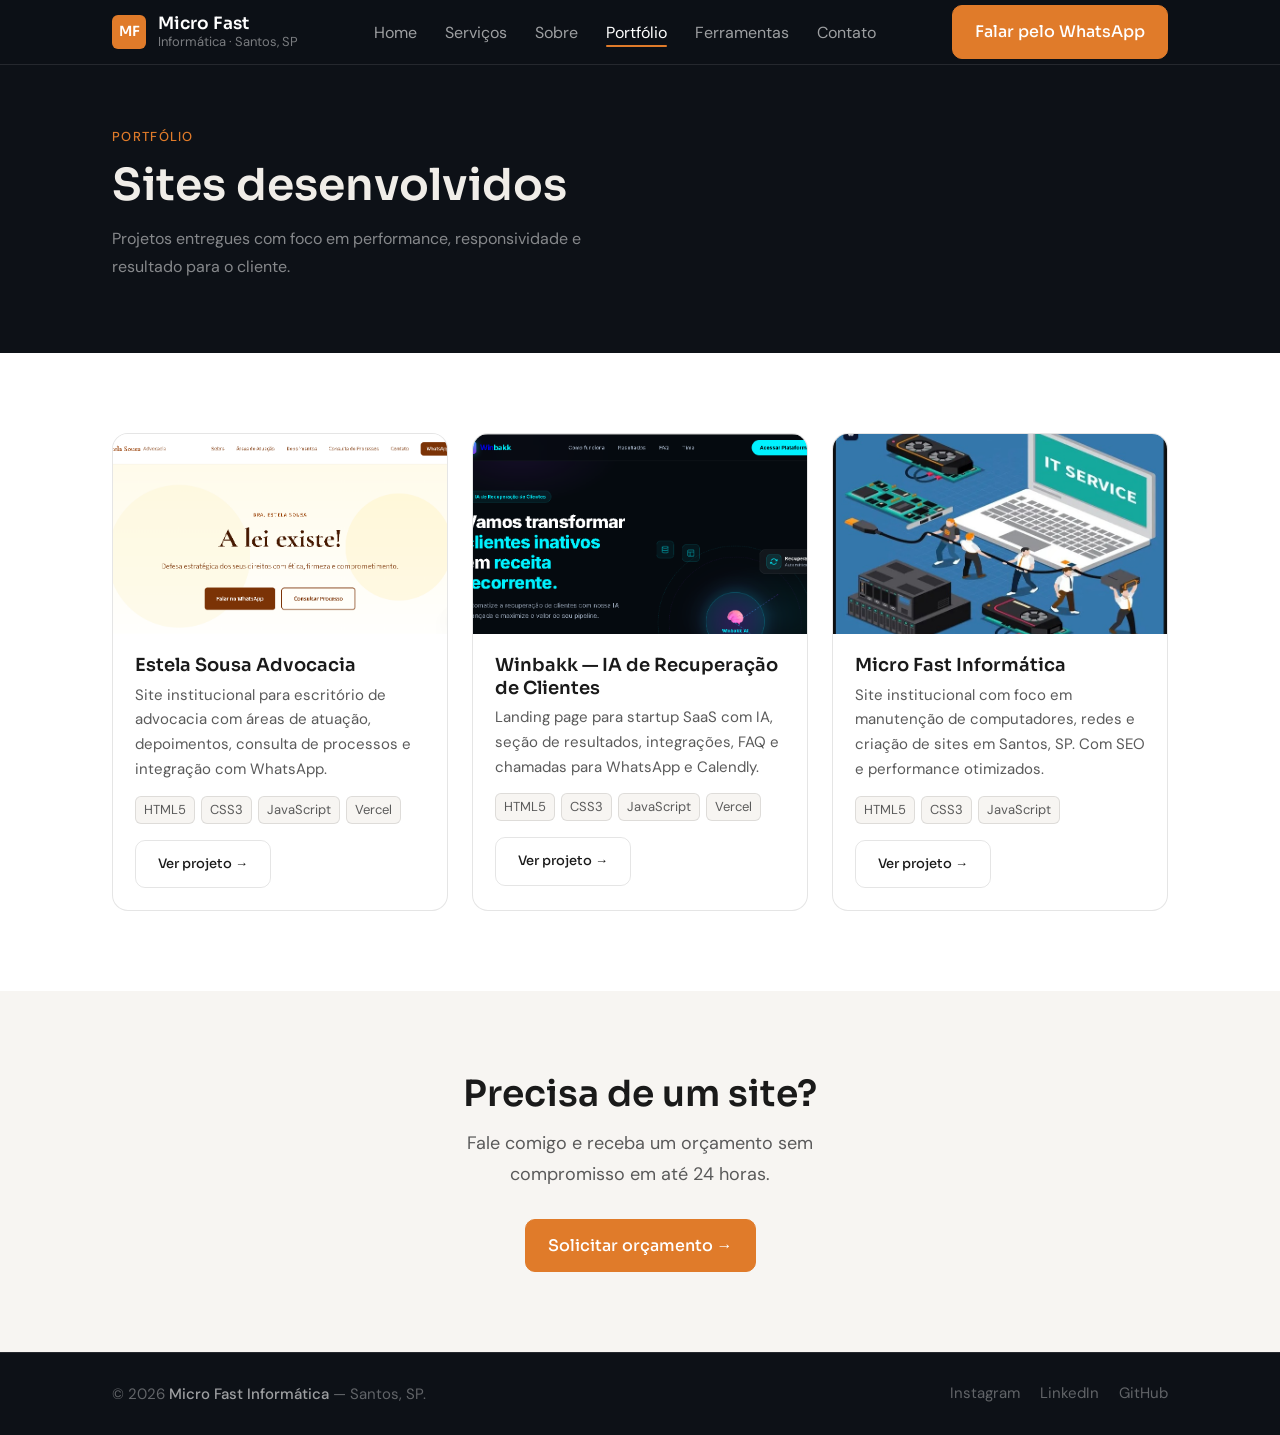
<file: deploy/portfolio.html>
<!DOCTYPE html>
<html lang="pt-BR">
<head>
  <meta charset="UTF-8" />
  <meta name="viewport" content="width=device-width, initial-scale=1.0" />

  <title>Portfólio — Micro Fast Informática</title>
  <meta name="description" content="Sites desenvolvidos pela Micro Fast Informática. Landing pages, sites institucionais e portfólios em HTML, React e Next.js — Santos, SP." />
  <link rel="canonical" href="https://microfastinformatica.online/portfolio.html" />
  <link rel="icon" href="assets/images/logo.png" type="image/png" />

  <link rel="preconnect" href="https://fonts.googleapis.com" />
  <link rel="preconnect" href="https://fonts.gstatic.com" crossorigin />
  <link
    href="https://fonts.googleapis.com/css2?family=Sora:wght@400;500;600&family=DM+Sans:ital,wght@0,400;0,500;1,400&display=swap"
    rel="stylesheet"
  />

  <link rel="stylesheet" href="assets/css/style.css" />
</head>

<body>

  <!-- NAV (idêntica ao index) -->
  <header>
    <nav class="nav" role="navigation" aria-label="Menu principal">
      <div class="container nav__inner">
        <a href="index.html#home" class="nav__logo" aria-label="Voltar ao início">
          <div class="nav__logo-icon" aria-hidden="true">MF</div>
          <div class="nav__logo-text">
            <div class="nav__logo-name">Micro Fast</div>
            <div class="nav__logo-location">Informática · Santos, SP</div>
          </div>
        </a>
        <ul class="nav__links" role="list">
          <li><a href="index.html#home"     class="nav__link">Home</a></li>
          <li><a href="index.html#services" class="nav__link">Serviços</a></li>
          <li><a href="index.html#about"    class="nav__link">Sobre</a></li>
          <li><a href="portfolio.html"      class="nav__link active">Portfólio</a></li>
          <li><a href="ferramentas.html"    class="nav__link">Ferramentas</a></li>
          <li><a href="index.html#contact"  class="nav__link">Contato</a></li>
        </ul>
        <a
          href="https://api.whatsapp.com/send?phone=5513978264067"
          class="btn btn--primary nav__cta"
          target="_blank"
          rel="noopener"
        >Falar pelo WhatsApp</a>
        <button class="nav__toggle" aria-controls="nav-drawer" aria-expanded="false" aria-label="Abrir menu">
          <span></span><span></span><span></span>
        </button>
      </div>
      <nav class="nav__drawer" id="nav-drawer" aria-label="Menu mobile">
        <a href="index.html"          class="nav__drawer-link">Home</a>
        <a href="index.html#services" class="nav__drawer-link">Serviços</a>
        <a href="index.html#about"    class="nav__drawer-link">Sobre</a>
        <a href="portfolio.html"      class="nav__drawer-link">Portfólio</a>
        <a href="ferramentas.html"    class="nav__drawer-link">Ferramentas</a>
        <a href="index.html#contact"  class="nav__drawer-link">Contato</a>
        <a href="https://wa.me/5513978264067" class="btn btn--primary nav__drawer-cta" target="_blank" rel="noopener">WhatsApp</a>
      </nav>
    </nav>
  </header>


  <main>

    <!-- Header da página -->
    <div class="portfolio-page__header">
      <div class="container">
        <span class="section-label">Portfólio</span>
        <h1 style="color: #F0EDE8; margin-bottom: 12px;">Sites desenvolvidos</h1>
        <p style="color: rgba(255,255,255,0.5); font-size: 16px; max-width: 480px;">
          Projetos entregues com foco em performance, responsividade
          e resultado para o cliente.
        </p>
      </div>
    </div>

    <!-- Grid de projetos -->
    <section class="section" aria-label="Projetos">
      <div class="container">
        <div class="portfolio-page__grid">

          <!-- ============================================================
               INSTRUÇÃO: Duplicar este bloco para cada projeto.
               Substituir:
                 - portfolio-item__thumb → adicionar <img src="..." alt="...">
                 - portfolio-item__title → nome do projeto
                 - portfolio-item__desc  → descrição breve
                 - portfolio-item__tag   → tecnologias usadas
                 - o link do botão       → URL do projeto ao vivo
               ============================================================ -->

          <!-- Projeto 1 — Estela Sousa Advocacia -->
          <article class="card portfolio-item animate-on-scroll">
            <a href="https://estela-adv.vercel.app/" target="_blank" rel="noopener" class="portfolio-item__thumb-link" aria-label="Ver projeto Estela Sousa Advocacia">
              <div class="portfolio-item__thumb">
                <img src="assets/images/estela-adv-thumb.png" alt="Screenshot do site Estela Sousa Advocacia" loading="lazy" />
              </div>
            </a>
            <div class="portfolio-item__body">
              <h2 class="portfolio-item__title">Estela Sousa Advocacia</h2>
              <p class="portfolio-item__desc">
                Site institucional para escritório de advocacia com áreas de atuação,
                depoimentos, consulta de processos e integração com WhatsApp.
              </p>
              <div class="portfolio-item__tags">
                <span class="portfolio-item__tag">HTML5</span>
                <span class="portfolio-item__tag">CSS3</span>
                <span class="portfolio-item__tag">JavaScript</span>
                <span class="portfolio-item__tag">Vercel</span>
              </div>
              <a href="https://estela-adv.vercel.app/" class="btn btn--outline" target="_blank" rel="noopener" style="margin-top:16px; font-size: 13px;">Ver projeto →</a>
            </div>
          </article>

          <!-- Projeto 2 — Winbakk -->
          <article class="card portfolio-item animate-on-scroll">
            <a href="https://winbakk-solution.vercel.app/" target="_blank" rel="noopener" class="portfolio-item__thumb-link" aria-label="Ver projeto Winbakk">
              <div class="portfolio-item__thumb">
                <img src="assets/images/winbakk-thumb.png" alt="Screenshot do site Winbakk" loading="lazy" />
              </div>
            </a>
            <div class="portfolio-item__body">
              <h2 class="portfolio-item__title">Winbakk — IA de Recuperação de Clientes</h2>
              <p class="portfolio-item__desc">
                Landing page para startup SaaS com IA, seção de resultados,
                integrações, FAQ e chamadas para WhatsApp e Calendly.
              </p>
              <div class="portfolio-item__tags">
                <span class="portfolio-item__tag">HTML5</span>
                <span class="portfolio-item__tag">CSS3</span>
                <span class="portfolio-item__tag">JavaScript</span>
                <span class="portfolio-item__tag">Vercel</span>
              </div>
              <a href="https://winbakk-solution.vercel.app/" class="btn btn--outline" target="_blank" rel="noopener" style="margin-top:16px; font-size: 13px;">Ver projeto →</a>
            </div>
          </article>

          <!-- Projeto 3 — Micro Fast Informática -->
          <article class="card portfolio-item animate-on-scroll">
            <a href="https://microfastinformatica.online/" target="_blank" rel="noopener" class="portfolio-item__thumb-link" aria-label="Ver projeto Micro Fast Informática">
              <div class="portfolio-item__thumb">
                <img src="assets/images/hero.jpg" alt="Screenshot do site Micro Fast Informática" loading="lazy" />
              </div>
            </a>
            <div class="portfolio-item__body">
              <h2 class="portfolio-item__title">Micro Fast Informática</h2>
              <p class="portfolio-item__desc">
                Site institucional com foco em manutenção de computadores,
                redes e criação de sites em Santos, SP. Com SEO e performance otimizados.
              </p>
              <div class="portfolio-item__tags">
                <span class="portfolio-item__tag">HTML5</span>
                <span class="portfolio-item__tag">CSS3</span>
                <span class="portfolio-item__tag">JavaScript</span>
              </div>
              <a href="https://microfastinformatica.online/" class="btn btn--outline" target="_blank" rel="noopener" style="margin-top:16px; font-size: 13px;">Ver projeto →</a>
            </div>
          </article>

        </div><!-- /.portfolio-page__grid -->
      </div>
    </section>

    <!-- CTA final -->
    <section class="section section--alt" aria-label="CTA portfólio">
      <div class="container" style="text-align: center;">
        <h2 style="margin-bottom: 12px;">Precisa de um site?</h2>
        <p style="color: var(--color-text-secondary); margin-bottom: 28px; max-width: 420px; margin-left: auto; margin-right: auto;">
          Fale comigo e receba um orçamento sem compromisso em até 24 horas.
        </p>
        <a
          href="https://wa.me/5513978264067?text=Ol%C3%A1%20Antonio,%20gostaria%20de%20um%20or%C3%A7amento%20para%20cria%C3%A7%C3%A3o%20de%20site."
          class="btn btn--primary"
          target="_blank"
          rel="noopener"
        >
          Solicitar orçamento →
        </a>
      </div>
    </section>

  </main>


  <footer class="footer" role="contentinfo">
    <div class="container footer__inner">
      <p class="footer__copy">
        © <span id="footer-year">2025</span>
        <strong>Micro Fast Informática</strong> — Santos, SP.
      </p>
      <nav class="footer__links" aria-label="Links sociais">
        <a href="https://www.instagram.com/microfastinformatica/" class="footer__link" target="_blank" rel="noopener">Instagram</a>
        <a href="https://www.linkedin.com/in/antonio-rodrigo-gomes-de-oliveira-55240134a/" class="footer__link" target="_blank" rel="noopener">LinkedIn</a>
        <a href="https://github.com/arsgoliveira" class="footer__link" target="_blank" rel="noopener">GitHub</a>
      </nav>
    </div>
  </footer>

  <script src="assets/js/main.js"></script>
  <script>document.getElementById('footer-year').textContent = new Date().getFullYear();</script>

</body>
</html>
</file>
<file: deploy/assets/css/style.css>
/* ==========================================================================
   Micro Fast Informática — style.css
   Autor: Antonio Rodrigo · arsgoliveira
   Versão: 2.0.0
   
   ÍNDICE:
   01. Variáveis e Reset
   02. Tipografia Base
   03. Utilitários
   04. Componentes (botões, badges, cards)
   05. Navegação
   06. Hero
   07. Serviços
   08. Depoimentos
   09. Sobre / Timeline
   10. Portfólio
   11. Contato
   12. Footer
   13. Página Portfolio
   14. Página Ferramentas
   15. Animações
   16. Media Queries (responsivo)
   ========================================================================== */


/* ==========================================================================
   01. VARIÁVEIS E RESET
   ========================================================================== */

@import url('https://fonts.googleapis.com/css2?family=Sora:wght@400;500;600&family=DM+Sans:ital,wght@0,400;0,500;1,400&display=swap');

:root {
  /* Cores principais */
  --color-accent:       #E07B2A;
  --color-accent-hover: #C96A1C;
  --color-accent-light: rgba(224, 123, 42, 0.12);
  --color-accent-border:rgba(224, 123, 42, 0.30);

  /* Paleta escura (hero, nav, footer) */
  --color-dark:         #0D1117;
  --color-dark-2:       #141C26;
  --color-dark-3:       #1A2332;

  /* Paleta de superfícies (seções claras) */
  --color-bg:           #FFFFFF;
  --color-bg-secondary: #F7F5F2;
  --color-bg-tertiary:  #F0EDE8;

  /* Texto */
  --color-text-primary:   #1A1A1A;
  --color-text-secondary: #5A5A5A;
  --color-text-muted:     #9A9A9A;

  /* Bordas */
  --color-border:       rgba(0, 0, 0, 0.10);
  --color-border-dark:  rgba(255, 255, 255, 0.10);

  /* Tipografia */
  --font-display: 'Sora', sans-serif;
  --font-body:    'DM Sans', sans-serif;

  /* Espaçamentos */
  --section-py:   80px;
  --container-px: 32px;
  --max-width:    1120px;

  /* Raios de borda */
  --radius-sm:  6px;
  --radius-md:  10px;
  --radius-lg:  16px;
  --radius-xl:  24px;

  /* Sombras */
  --shadow-sm: 0 1px 3px rgba(0,0,0,0.08);
  --shadow-md: 0 4px 16px rgba(0,0,0,0.10);
  --shadow-lg: 0 8px 32px rgba(0,0,0,0.12);

  /* Transições */
  --transition: 0.22s ease;
}

/* Reset moderno */
*, *::before, *::after {
  box-sizing: border-box;
  margin: 0;
  padding: 0;
}

html {
  scroll-behavior: smooth;
  -webkit-text-size-adjust: 100%;
}

body {
  font-family: var(--font-body);
  font-size: 18px;
  line-height: 1.7;
  color: var(--color-text-primary);
  background: var(--color-bg);
  overflow-x: hidden;
}

img {
  max-width: 100%;
  height: auto;
  display: block;
}

a {
  color: inherit;
  text-decoration: none;
}

ul, ol {
  list-style: none;
}

button {
  font-family: var(--font-body);
  cursor: pointer;
}

input, textarea, select {
  font-family: var(--font-body);
  font-size: 16px;
}


/* ==========================================================================
   02. TIPOGRAFIA BASE
   ========================================================================== */

h1, h2, h3, h4 {
  font-family: var(--font-display);
  line-height: 1.25;
  font-weight: 600;
}

h1 { font-size: clamp(30px, 4.5vw, 44px); }
h2 { font-size: clamp(26px, 3.5vw, 36px); }
h3 { font-size: clamp(18px, 2.5vw, 24px); }
h4 { font-size: 18px; }

p { line-height: 1.75; }


/* ==========================================================================
   03. UTILITÁRIOS
   ========================================================================== */

.container {
  width: 100%;
  max-width: var(--max-width);
  margin: 0 auto;
  padding: 0 var(--container-px);
}

.section {
  padding: var(--section-py) 0;
}

.section--alt {
  background: var(--color-bg-secondary);
}

/* Rótulo de seção (ex: "Serviços", "Sobre") */
.section-label {
  display: inline-block;
  font-size: 13px;
  font-weight: 500;
  letter-spacing: 0.1em;
  text-transform: uppercase;
  color: var(--color-accent);
  margin-bottom: 10px;
}

/* Cabeçalho de seção */
.section-header {
  margin-bottom: 48px;
}

.section-header__title {
  font-family: var(--font-display);
  font-size: clamp(26px, 3.5vw, 36px);
  color: var(--color-text-primary);
  margin-bottom: 12px;
}

.section-header__sub {
  font-size: 18px;
  color: var(--color-text-secondary);
  max-width: 480px;
  line-height: 1.7;
}

/* Texto em destaque laranja */
.text-accent { color: var(--color-accent); }

/* Visually hidden (acessibilidade) */
.sr-only {
  position: absolute;
  width: 1px;
  height: 1px;
  padding: 0;
  margin: -1px;
  overflow: hidden;
  clip: rect(0,0,0,0);
  white-space: nowrap;
  border: 0;
}


/* ==========================================================================
   04. COMPONENTES
   ========================================================================== */

/* --- Botões --- */
.btn {
  display: inline-flex;
  align-items: center;
  gap: 8px;
  font-family: var(--font-display);
  font-size: 16px;
  font-weight: 500;
  padding: 12px 22px;
  border-radius: var(--radius-md);
  border: 1.5px solid transparent;
  transition: background var(--transition), color var(--transition),
              border-color var(--transition), transform var(--transition);
  white-space: nowrap;
}

.btn:active { transform: scale(0.97); }

.btn--primary {
  background: var(--color-accent);
  color: #fff;
  border-color: var(--color-accent);
}
.btn--primary:hover {
  background: var(--color-accent-hover);
  border-color: var(--color-accent-hover);
}

.btn--outline {
  background: transparent;
  color: var(--color-text-primary);
  border-color: var(--color-border);
}
.btn--outline:hover {
  background: var(--color-bg-secondary);
  border-color: rgba(0,0,0,0.2);
}

/* Variante para contexto escuro */
.btn--outline-dark {
  background: transparent;
  color: rgba(255,255,255,0.85);
  border-color: rgba(255,255,255,0.2);
}
.btn--outline-dark:hover {
  background: rgba(255,255,255,0.08);
  border-color: rgba(255,255,255,0.35);
  color: #fff;
}

.btn--whatsapp {
  background: #25D366;
  color: #fff;
  border-color: #25D366;
  justify-content: center;
  width: 100%;
}
.btn--whatsapp:hover { background: #1da854; border-color: #1da854; }

.btn--icon { padding: 0; border: none; background: none; }

/* --- Badge / Tag --- */
.badge {
  display: inline-flex;
  align-items: center;
  gap: 5px;
  font-size: 13px;
  font-weight: 500;
  padding: 4px 10px;
  border-radius: 20px;
}

.badge--accent {
  background: var(--color-accent-light);
  border: 1px solid var(--color-accent-border);
  color: var(--color-accent);
}

.badge--dot::before {
  content: '';
  display: inline-block;
  width: 6px;
  height: 6px;
  border-radius: 50%;
  background: var(--color-accent);
}

/* --- Cards base --- */
.card {
  background: var(--color-bg);
  border: 1px solid var(--color-border);
  border-radius: var(--radius-lg);
  transition: border-color var(--transition), box-shadow var(--transition);
}

.card:hover {
  border-color: var(--color-accent-border);
  box-shadow: var(--shadow-sm);
}

/* --- Ícone de feature --- */
.feature-icon {
  width: 44px;
  height: 44px;
  border-radius: var(--radius-md);
  background: var(--color-accent-light);
  display: flex;
  align-items: center;
  justify-content: center;
  flex-shrink: 0;
}

.feature-icon svg {
  width: 20px;
  height: 20px;
  stroke: var(--color-accent);
  fill: none;
  stroke-width: 1.8;
  stroke-linecap: round;
  stroke-linejoin: round;
}


/* ==========================================================================
   05. NAVEGAÇÃO
   ========================================================================== */

.nav {
  position: fixed;
  top: 0;
  left: 0;
  right: 0;
  z-index: 1000;
  background: rgba(13, 17, 23, 0.96);
  backdrop-filter: blur(12px);
  -webkit-backdrop-filter: blur(12px);
  border-bottom: 1px solid var(--color-border-dark);
  transition: background var(--transition);
}

.nav__inner {
  display: flex;
  align-items: center;
  justify-content: space-between;
  height: 64px;
  gap: 32px;
}

/* Logo */
.nav__logo {
  display: flex;
  align-items: center;
  gap: 12px;
  flex-shrink: 0;
}

.nav__logo-icon {
  width: 34px;
  height: 34px;
  background: var(--color-accent);
  border-radius: var(--radius-sm);
  display: flex;
  align-items: center;
  justify-content: center;
  font-family: var(--font-display);
  font-size: 14px;
  font-weight: 600;
  color: #fff;
  letter-spacing: -0.5px;
}

.nav__logo-text {
  line-height: 1.2;
}

.nav__logo-name {
  font-family: var(--font-display);
  font-size: 17px;
  font-weight: 600;
  color: #fff;
}

.nav__logo-location {
  font-size: 13px;
  color: rgba(255,255,255,0.45);
}

/* Links desktop */
.nav__links {
  display: flex;
  align-items: center;
  gap: 28px;
}

.nav__link {
  font-size: 16px;
  color: rgba(255,255,255,0.6);
  transition: color var(--transition);
  position: relative;
}

.nav__link:hover,
.nav__link.active {
  color: #fff;
}

.nav__link.active::after {
  content: '';
  position: absolute;
  bottom: -4px;
  left: 0;
  right: 0;
  height: 2px;
  background: var(--color-accent);
  border-radius: 2px;
}

/* CTA no nav */
.nav__cta {
  flex-shrink: 0;
}

/* Hamburguer (mobile) */
.nav__toggle {
  display: none;
  flex-direction: column;
  gap: 5px;
  padding: 4px;
  background: none;
  border: none;
  cursor: pointer;
}

.nav__toggle span {
  display: block;
  width: 22px;
  height: 2px;
  background: rgba(255,255,255,0.8);
  border-radius: 2px;
  transition: transform var(--transition), opacity var(--transition);
}

/* Menu mobile aberto */
.nav__toggle.is-open span:nth-child(1) { transform: translateY(7px) rotate(45deg); }
.nav__toggle.is-open span:nth-child(2) { opacity: 0; }
.nav__toggle.is-open span:nth-child(3) { transform: translateY(-7px) rotate(-45deg); }

/* Drawer mobile */
.nav__drawer {
  display: none;
  position: fixed;
  inset: 64px 0 0 0;
  background: var(--color-dark);
  z-index: 999;
  padding: 28px var(--container-px);
  flex-direction: column;
  gap: 6px;
  border-top: 1px solid var(--color-border-dark);
}

.nav__drawer.is-open { display: flex; }

.nav__drawer-link {
  font-size: 18px;
  font-weight: 500;
  color: rgba(255,255,255,0.75);
  padding: 10px 0;
  border-bottom: 1px solid var(--color-border-dark);
  transition: color var(--transition);
}

.nav__drawer-link:hover { color: var(--color-accent); }

.nav__drawer-cta {
  margin-top: 16px;
}


/* ==========================================================================
   06. HERO
   ========================================================================== */

.hero {
  background: var(--color-dark);
  padding: 140px 0 96px;
  position: relative;
  overflow: hidden;
}

/* Decoração de fundo — anéis concêntricos */
.hero__bg-ring {
  position: absolute;
  border-radius: 50%;
  border: 1px solid rgba(224, 123, 42, 0.08);
  right: -60px;
  top: 50%;
  transform: translateY(-50%);
  pointer-events: none;
}

.hero__bg-ring--1 { width: 480px; height: 480px; }
.hero__bg-ring--2 { width: 320px; height: 320px; right: 20px; border-color: rgba(224,123,42,0.13); }
.hero__bg-ring--3 {
  width: 160px;
  height: 160px;
  right: 100px;
  border-color: rgba(224,123,42,0.22);
  background: rgba(224,123,42,0.04);
  display: flex;
  align-items: center;
  justify-content: center;
}

.hero__bg-ring-label {
  font-family: var(--font-display);
  font-size: 13px;
  font-weight: 500;
  color: var(--color-accent);
  text-align: center;
  line-height: 1.4;
}

/* Conteúdo */
.hero__content {
  position: relative;
  z-index: 1;
  max-width: 600px;
}

.hero__badge {
  margin-bottom: 24px;
}

.hero__title {
  font-family: var(--font-display);
  font-size: clamp(32px, 5vw, 52px);
  font-weight: 600;
  color: #F0EDE8;
  line-height: 1.2;
  margin-bottom: 18px;
}

.hero__title em {
  color: var(--color-accent);
  font-style: normal;
}

.hero__description {
  font-size: 18px;
  color: rgba(255,255,255,0.55);
  line-height: 1.75;
  max-width: 460px;
  margin-bottom: 36px;
}

.hero__actions {
  display: flex;
  gap: 14px;
  flex-wrap: wrap;
  margin-bottom: 56px;
}

/* Stats */
.hero__stats {
  display: flex;
  gap: 40px;
  flex-wrap: wrap;
  padding-top: 36px;
  border-top: 1px solid rgba(255,255,255,0.08);
}

.hero-stat__number {
  font-family: var(--font-display);
  font-size: 30px;
  font-weight: 600;
  color: #F0EDE8;
  line-height: 1;
  margin-bottom: 4px;
}

.hero-stat__number em {
  color: var(--color-accent);
  font-style: normal;
}

.hero-stat__label {
  font-size: 14px;
  color: rgba(255,255,255,0.4);
}


/* ==========================================================================
   07. SERVIÇOS
   ========================================================================== */

.services__grid {
  display: grid;
  grid-template-columns: repeat(3, 1fr);
  gap: 20px;
}

.service-card {
  padding: 28px;
}

.service-card__icon {
  margin-bottom: 20px;
}

.service-card__title {
  font-family: var(--font-display);
  font-size: 19px;
  font-weight: 600;
  color: var(--color-text-primary);
  margin-bottom: 10px;
}

.service-card__desc {
  font-size: 16px;
  color: var(--color-text-secondary);
  line-height: 1.7;
  margin-bottom: 20px;
}

.service-card__list {
  margin-bottom: 20px;
}

.service-card__list li {
  font-size: 15px;
  color: var(--color-text-secondary);
  padding: 5px 0;
  display: flex;
  align-items: flex-start;
  gap: 8px;
}

/* Marcador laranja da lista */
.service-card__list li::before {
  content: '';
  width: 5px;
  height: 5px;
  border-radius: 50%;
  background: var(--color-accent);
  margin-top: 7px;
  flex-shrink: 0;
}

.service-card__tag {
  display: inline-block;
  font-size: 13px;
  font-weight: 500;
  background: var(--color-accent-light);
  color: #B86018;
  border-radius: var(--radius-sm);
  padding: 3px 9px;
}


/* ==========================================================================
   08. DEPOIMENTOS
   ========================================================================== */

.testimonials__grid {
  display: grid;
  grid-template-columns: repeat(3, 1fr);
  gap: 20px;
}

.testimonial-card {
  padding: 24px;
}

.testimonial-card__stars {
  color: var(--color-accent);
  font-size: 16px;
  letter-spacing: 2px;
  margin-bottom: 14px;
}

.testimonial-card__text {
  font-size: 16px;
  font-style: italic;
  color: var(--color-text-secondary);
  line-height: 1.75;
  margin-bottom: 18px;
}

.testimonial-card__author {
  display: flex;
  align-items: center;
  gap: 10px;
}

.testimonial-card__avatar {
  width: 36px;
  height: 36px;
  border-radius: 50%;
  display: flex;
  align-items: center;
  justify-content: center;
  font-family: var(--font-display);
  font-size: 14px;
  font-weight: 600;
  flex-shrink: 0;
}

/* Cores dos avatares */
.avatar--blue   { background: #E6F1FB; color: #185FA5; }
.avatar--green  { background: #EAF3DE; color: #3B6D11; }
.avatar--amber  { background: #FAEEDA; color: #854F0B; }

.testimonial-card__name {
  font-size: 15px;
  font-weight: 500;
  color: var(--color-text-primary);
}

.testimonial-card__role {
  font-size: 14px;
  color: var(--color-text-muted);
}


/* ==========================================================================
   09. SOBRE / TIMELINE
   ========================================================================== */

.about__grid {
  display: grid;
  grid-template-columns: 1fr 1fr;
  gap: 64px;
  align-items: start;
}

.about__text p {
  font-size: 17px;
  color: var(--color-text-secondary);
  line-height: 1.8;
  margin-bottom: 16px;
}

/* Citação em destaque */
.about__highlight {
  border-left: 3px solid var(--color-accent);
  padding: 12px 20px;
  margin: 24px 0;
  font-size: 17px;
  font-weight: 500;
  color: var(--color-text-primary);
  line-height: 1.65;
  background: var(--color-accent-light);
  border-radius: 0 var(--radius-sm) var(--radius-sm) 0;
}

.about__actions {
  margin-top: 28px;
  display: flex;
  gap: 12px;
  flex-wrap: wrap;
}

/* Timeline */
.timeline {
  position: relative;
  padding-left: 24px;
}

.timeline::before {
  content: '';
  position: absolute;
  left: 0;
  top: 8px;
  bottom: 8px;
  width: 1px;
  background: var(--color-border);
}

.timeline__item {
  position: relative;
  margin-bottom: 28px;
}

.timeline__item:last-child { margin-bottom: 0; }

/* Ponto na linha do tempo */
.timeline__item::before {
  content: '';
  position: absolute;
  left: -28px;
  top: 5px;
  width: 9px;
  height: 9px;
  border-radius: 50%;
  background: var(--color-accent);
  border: 2px solid var(--color-bg);
}

.timeline__year {
  font-size: 13px;
  font-weight: 600;
  color: var(--color-accent);
  letter-spacing: 0.05em;
  margin-bottom: 4px;
}

.timeline__title {
  font-size: 16px;
  font-weight: 500;
  color: var(--color-text-primary);
  margin-bottom: 2px;
}

.timeline__desc {
  font-size: 15px;
  color: var(--color-text-secondary);
  line-height: 1.6;
}


/* ==========================================================================
   10. PORTFÓLIO (preview na home)
   ========================================================================== */

.portfolio-preview__grid {
  display: grid;
  grid-template-columns: repeat(3, 1fr);
  gap: 20px;
  margin-bottom: 32px;
}

.portfolio-preview__card {
  overflow: hidden;
}

/* Thumbnail simulada */
.portfolio-preview__thumb {
  height: 140px;
  position: relative;
  display: flex;
  align-items: center;
  justify-content: center;
  overflow: hidden;
}

.portfolio-preview__thumb--dark   { background: linear-gradient(135deg, #0D1117, #1a2a3a); }
.portfolio-preview__thumb--purple { background: linear-gradient(135deg, #1a1a2e, #0d1b2a); }
.portfolio-preview__thumb--teal   { background: linear-gradient(135deg, #0f2027, #203a43); }

/* Janelinha de browser dentro do thumb */
.portfolio-preview__browser {
  width: 65%;
  background: rgba(255,255,255,0.06);
  border: 1px solid rgba(255,255,255,0.12);
  border-radius: 5px;
  overflow: hidden;
}

.portfolio-preview__browser-bar {
  height: 14px;
  background: rgba(255,255,255,0.04);
  border-bottom: 1px solid rgba(255,255,255,0.08);
  display: flex;
  align-items: center;
  gap: 3px;
  padding: 0 6px;
}

.portfolio-preview__browser-dot {
  width: 4px;
  height: 4px;
  border-radius: 50%;
  background: rgba(255,255,255,0.2);
}

.portfolio-preview__browser-body {
  padding: 7px 8px;
  display: flex;
  flex-direction: column;
  gap: 4px;
}

.portfolio-preview__browser-line {
  height: 3px;
  background: rgba(224,123,42,0.5);
  border-radius: 2px;
}

.portfolio-preview__browser-line--short { width: 70%; }
.portfolio-preview__browser-line--shorter { width: 50%; }

.portfolio-preview__browser-filler {
  height: 2px;
  background: rgba(255,255,255,0.08);
  border-radius: 1px;
}

.portfolio-preview__info {
  padding: 16px 18px 20px;
}

.portfolio-preview__name {
  font-family: var(--font-display);
  font-size: 16px;
  font-weight: 600;
  color: var(--color-text-primary);
  margin-bottom: 4px;
}

.portfolio-preview__type {
  font-size: 14px;
  color: var(--color-text-muted);
}

.portfolio-preview__cta {
  text-align: center;
}


/* ==========================================================================
   11. CONTATO
   ========================================================================== */

.contact__grid {
  display: grid;
  grid-template-columns: 1fr 1fr;
  gap: 56px;
  align-items: start;
}

/* Info lateral */
.contact__info-list {
  margin-bottom: 28px;
}

.contact__info-item {
  display: flex;
  align-items: flex-start;
  gap: 14px;
  padding: 14px 0;
  border-bottom: 1px solid var(--color-border);
}

.contact__info-item:first-child { padding-top: 0; }
.contact__info-item:last-child  { border-bottom: none; }

.contact__info-label {
  font-size: 13px;
  color: var(--color-text-muted);
  margin-bottom: 3px;
  text-transform: uppercase;
  letter-spacing: 0.06em;
}

.contact__info-value {
  font-size: 16px;
  font-weight: 500;
  color: var(--color-text-primary);
}

.contact__info-value a {
  color: var(--color-accent);
  transition: opacity var(--transition);
}

.contact__info-value a:hover { opacity: 0.75; }

/* Placeholder do mapa */
.contact__map {
  background: var(--color-bg-secondary);
  border: 1px solid var(--color-border);
  border-radius: var(--radius-lg);
  height: 200px;
  display: flex;
  flex-direction: column;
  align-items: center;
  justify-content: center;
  gap: 10px;
  overflow: hidden;
}

.contact__map iframe {
  width: 100%;
  height: 100%;
  border: none;
  border-radius: var(--radius-lg);
}

/* Formulário */
.contact__form {
  background: var(--color-bg-secondary);
  border: 1px solid var(--color-border);
  border-radius: var(--radius-lg);
  padding: 28px;
}

.form-group {
  margin-bottom: 16px;
}

.form-group label {
  display: block;
  font-size: 14px;
  font-weight: 500;
  color: var(--color-text-secondary);
  margin-bottom: 6px;
  text-transform: uppercase;
  letter-spacing: 0.05em;
}

.form-group input,
.form-group select,
.form-group textarea {
  width: 100%;
  background: var(--color-bg);
  border: 1px solid var(--color-border);
  border-radius: var(--radius-md);
  padding: 10px 14px;
  color: var(--color-text-primary);
  transition: border-color var(--transition), box-shadow var(--transition);
  outline: none;
  appearance: none;
  -webkit-appearance: none;
}

.form-group input:focus,
.form-group select:focus,
.form-group textarea:focus {
  border-color: var(--color-accent);
  box-shadow: 0 0 0 3px var(--color-accent-light);
}

.form-group textarea {
  height: 100px;
  resize: vertical;
}

.form-group select {
  background-image: url("data:image/svg+xml,%3Csvg xmlns='http://www.w3.org/2000/svg' width='12' height='12' viewBox='0 0 24 24' fill='none' stroke='%23999' stroke-width='2'%3E%3Cpolyline points='6 9 12 15 18 9'/%3E%3C/svg%3E");
  background-repeat: no-repeat;
  background-position: right 12px center;
  padding-right: 36px;
}

.form__submit-row {
  display: flex;
  flex-direction: column;
  gap: 10px;
  margin-top: 8px;
}

.btn--submit {
  width: 100%;
  justify-content: center;
}

/* Feedback de envio */
.form__feedback {
  font-size: 15px;
  text-align: center;
  padding: 8px;
  border-radius: var(--radius-sm);
  display: none;
}

.form__feedback.is-success {
  display: block;
  background: #EAF3DE;
  color: #3B6D11;
}

.form__feedback.is-error {
  display: block;
  background: #FCEBEB;
  color: #A32D2D;
}


/* ==========================================================================
   12. FOOTER
   ========================================================================== */

.footer {
  background: var(--color-dark);
  padding: 28px 0;
  border-top: 1px solid var(--color-border-dark);
}

.footer__inner {
  display: flex;
  align-items: center;
  justify-content: space-between;
  gap: 20px;
  flex-wrap: wrap;
}

.footer__copy {
  font-size: 15px;
  color: rgba(255,255,255,0.35);
}

.footer__copy strong {
  color: rgba(255,255,255,0.6);
  font-weight: 500;
}

.footer__links {
  display: flex;
  gap: 20px;
}

.footer__link {
  font-size: 15px;
  color: rgba(255,255,255,0.35);
  transition: color var(--transition);
}

.footer__link:hover { color: var(--color-accent); }


/* ==========================================================================
   13. PÁGINA PORTFÓLIO
   ========================================================================== */

.portfolio-page__header {
  background: var(--color-dark);
  padding: 120px 0 72px;
}

.portfolio-page__header h1 {
  color: #F0EDE8;
}

.portfolio-page__header p {
  color: rgba(255,255,255,0.5);
}

.portfolio-page__grid {
  display: grid;
  grid-template-columns: repeat(auto-fill, minmax(300px, 1fr));
  gap: 24px;
}

.portfolio-item {
  overflow: hidden;
}

.portfolio-item__thumb-link {
  display: block;
  overflow: hidden;
  text-decoration: none;
}

.portfolio-item__thumb {
  height: 200px;
  background: var(--color-bg-secondary);
  display: flex;
  align-items: center;
  justify-content: center;
  overflow: hidden;
  position: relative;
}

.portfolio-item__thumb img {
  width: 100%;
  height: 100%;
  object-fit: cover;
  transition: transform 0.4s ease;
}

.portfolio-item:hover .portfolio-item__thumb img {
  transform: scale(1.04);
}

.portfolio-item__body {
  padding: 20px 22px 22px;
}

.portfolio-item__title {
  font-family: var(--font-display);
  font-size: 18px;
  font-weight: 600;
  margin-bottom: 6px;
}

.portfolio-item__desc {
  font-size: 15px;
  color: var(--color-text-secondary);
  line-height: 1.65;
  margin-bottom: 14px;
}

.portfolio-item__tags {
  display: flex;
  gap: 6px;
  flex-wrap: wrap;
}

.portfolio-item__tag {
  font-size: 13px;
  background: var(--color-bg-secondary);
  color: var(--color-text-secondary);
  border: 1px solid var(--color-border);
  border-radius: var(--radius-sm);
  padding: 2px 8px;
}


/* ==========================================================================
   14. PÁGINA FERRAMENTAS
   ========================================================================== */

.tools-page__header {
  background: var(--color-dark);
  padding: 120px 0 72px;
}

.tools-page__header h1 { color: #F0EDE8; }
.tools-page__header p { color: rgba(255,255,255,0.5); }

.tools__grid {
  display: grid;
  grid-template-columns: repeat(auto-fill, minmax(280px, 1fr));
  gap: 20px;
}

.tool-card {
  padding: 22px;
  display: flex;
  flex-direction: column;
  gap: 12px;
}

.tool-card__title {
  font-family: var(--font-display);
  font-size: 17px;
  font-weight: 600;
}

.tool-card__desc {
  font-size: 15px;
  color: var(--color-text-secondary);
  line-height: 1.65;
  flex: 1;
}


/* ==========================================================================
   15. ANIMAÇÕES
   ========================================================================== */

/* Fade-in ao entrar na viewport */
.animate-on-scroll {
  opacity: 0;
  transform: translateY(20px);
  transition: opacity 0.5s ease, transform 0.5s ease;
}

.animate-on-scroll.is-visible {
  opacity: 1;
  transform: translateY(0);
}

/* Delay escalonado para grids */
.animate-on-scroll:nth-child(2) { transition-delay: 0.08s; }
.animate-on-scroll:nth-child(3) { transition-delay: 0.16s; }
.animate-on-scroll:nth-child(4) { transition-delay: 0.24s; }


/* ==========================================================================
   16. MEDIA QUERIES — RESPONSIVO
   ========================================================================== */

/* Tablet grande (< 1024px) */
@media (max-width: 1024px) {
  :root {
    --section-py: 64px;
    --container-px: 24px;
  }

  .services__grid          { grid-template-columns: 1fr 1fr; }
  .testimonials__grid      { grid-template-columns: 1fr 1fr; }
  .portfolio-preview__grid { grid-template-columns: 1fr 1fr; }
}

/* Tablet (< 768px) */
@media (max-width: 768px) {
  :root {
    --section-py: 52px;
    --container-px: 20px;
  }

  /* Nav — mostrar hamburguer */
  .nav__links  { display: none; }
  .nav__cta    { display: none; }
  .nav__toggle { display: flex; }

  /* Hero */
  .hero {
    padding: 110px 0 72px;
    text-align: center;
  }

  .hero__bg-ring { display: none; }

  .hero__content {
    max-width: 100%;
  }

  .hero__description { margin: 0 auto 36px; }

  .hero__actions {
    justify-content: center;
  }

  .hero__stats {
    justify-content: center;
    gap: 28px;
  }

  /* Grids de 1 coluna */
  .services__grid          { grid-template-columns: 1fr; }
  .testimonials__grid      { grid-template-columns: 1fr; }
  .portfolio-preview__grid { grid-template-columns: 1fr; }
  .about__grid             { grid-template-columns: 1fr; gap: 40px; }
  .contact__grid           { grid-template-columns: 1fr; gap: 40px; }

  /* Section headers */
  .section-header__sub { max-width: 100%; }

  /* Footer */
  .footer__inner {
    flex-direction: column;
    text-align: center;
  }
}

/* Mobile (< 480px) */
@media (max-width: 480px) {
  :root { --container-px: 16px; }

  .hero__actions {
    flex-direction: column;
    width: 100%;
  }

  .hero__actions .btn {
    width: 100%;
    justify-content: center;
  }

  .hero__stats {
    gap: 20px;
  }

  .contact__form { padding: 20px; }

  .about__actions {
    flex-direction: column;
  }

  .about__actions .btn {
    width: 100%;
    justify-content: center;
  }
}
</file>
